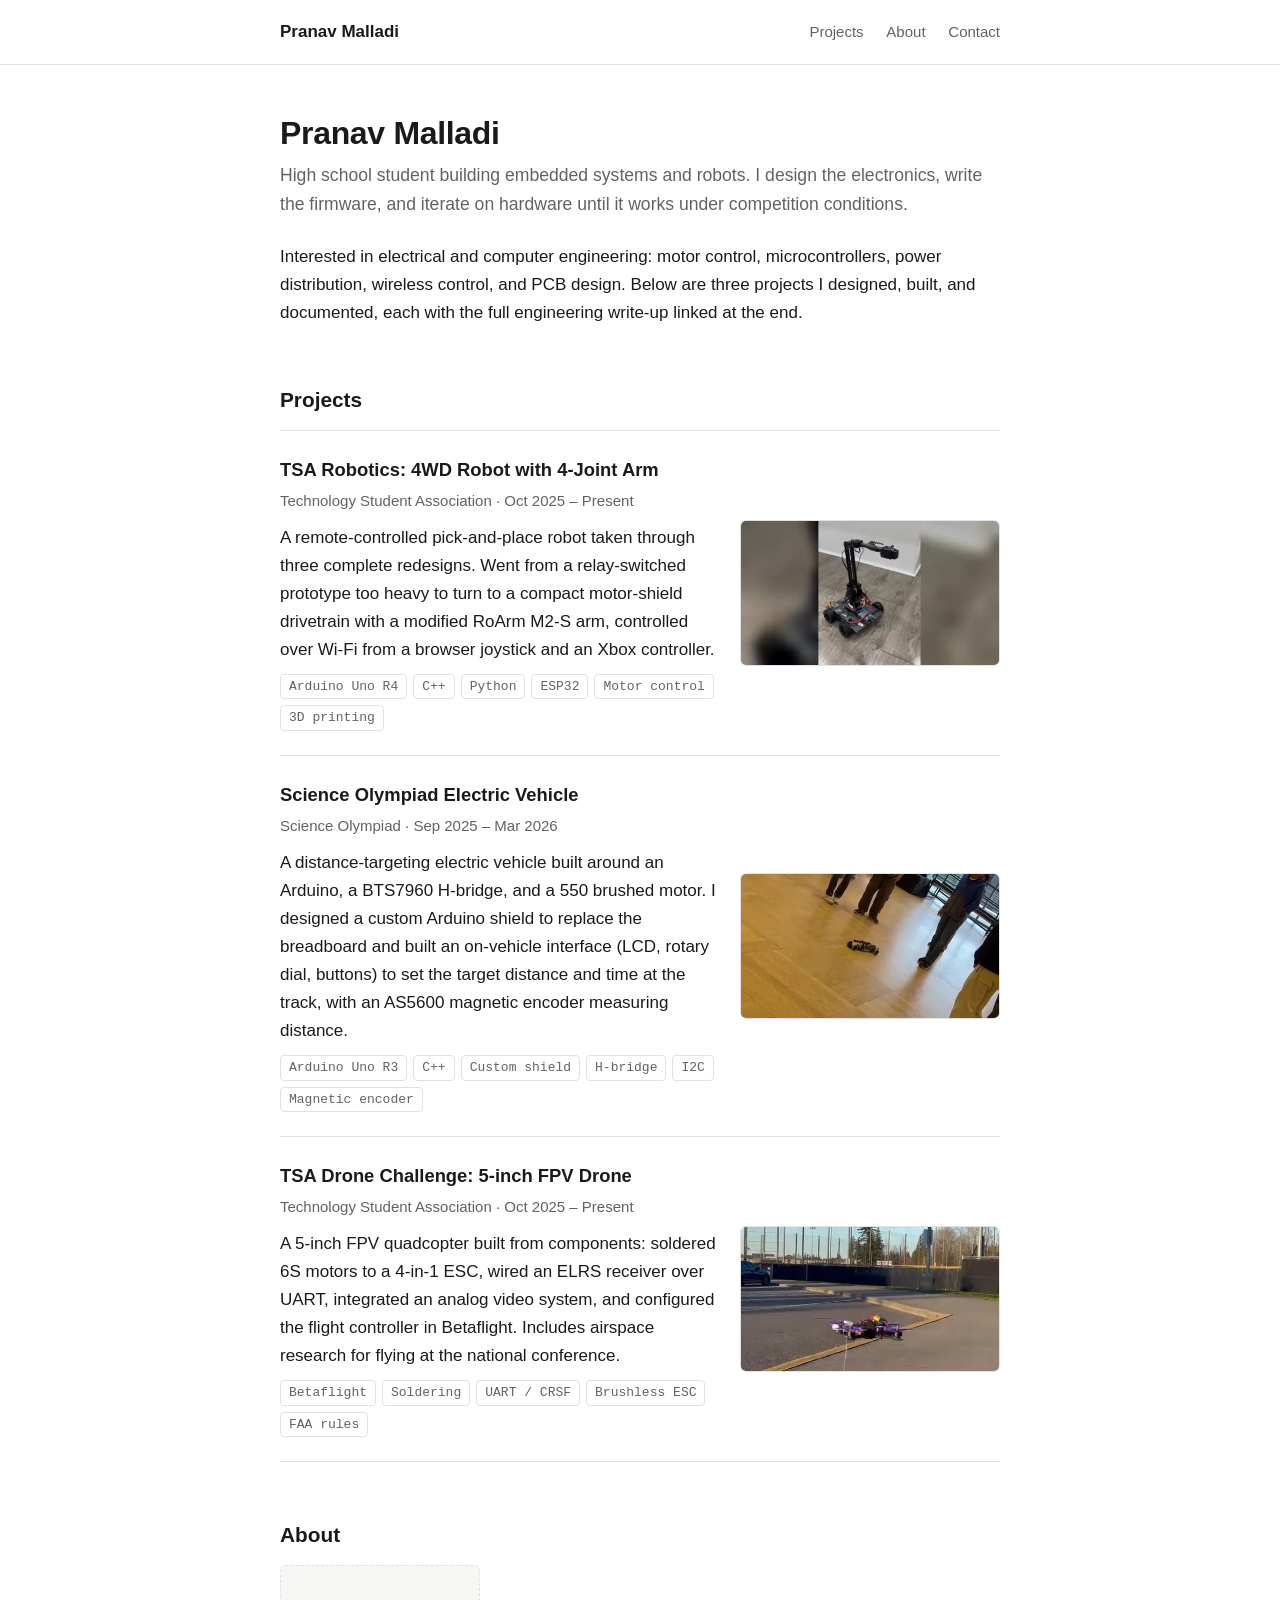
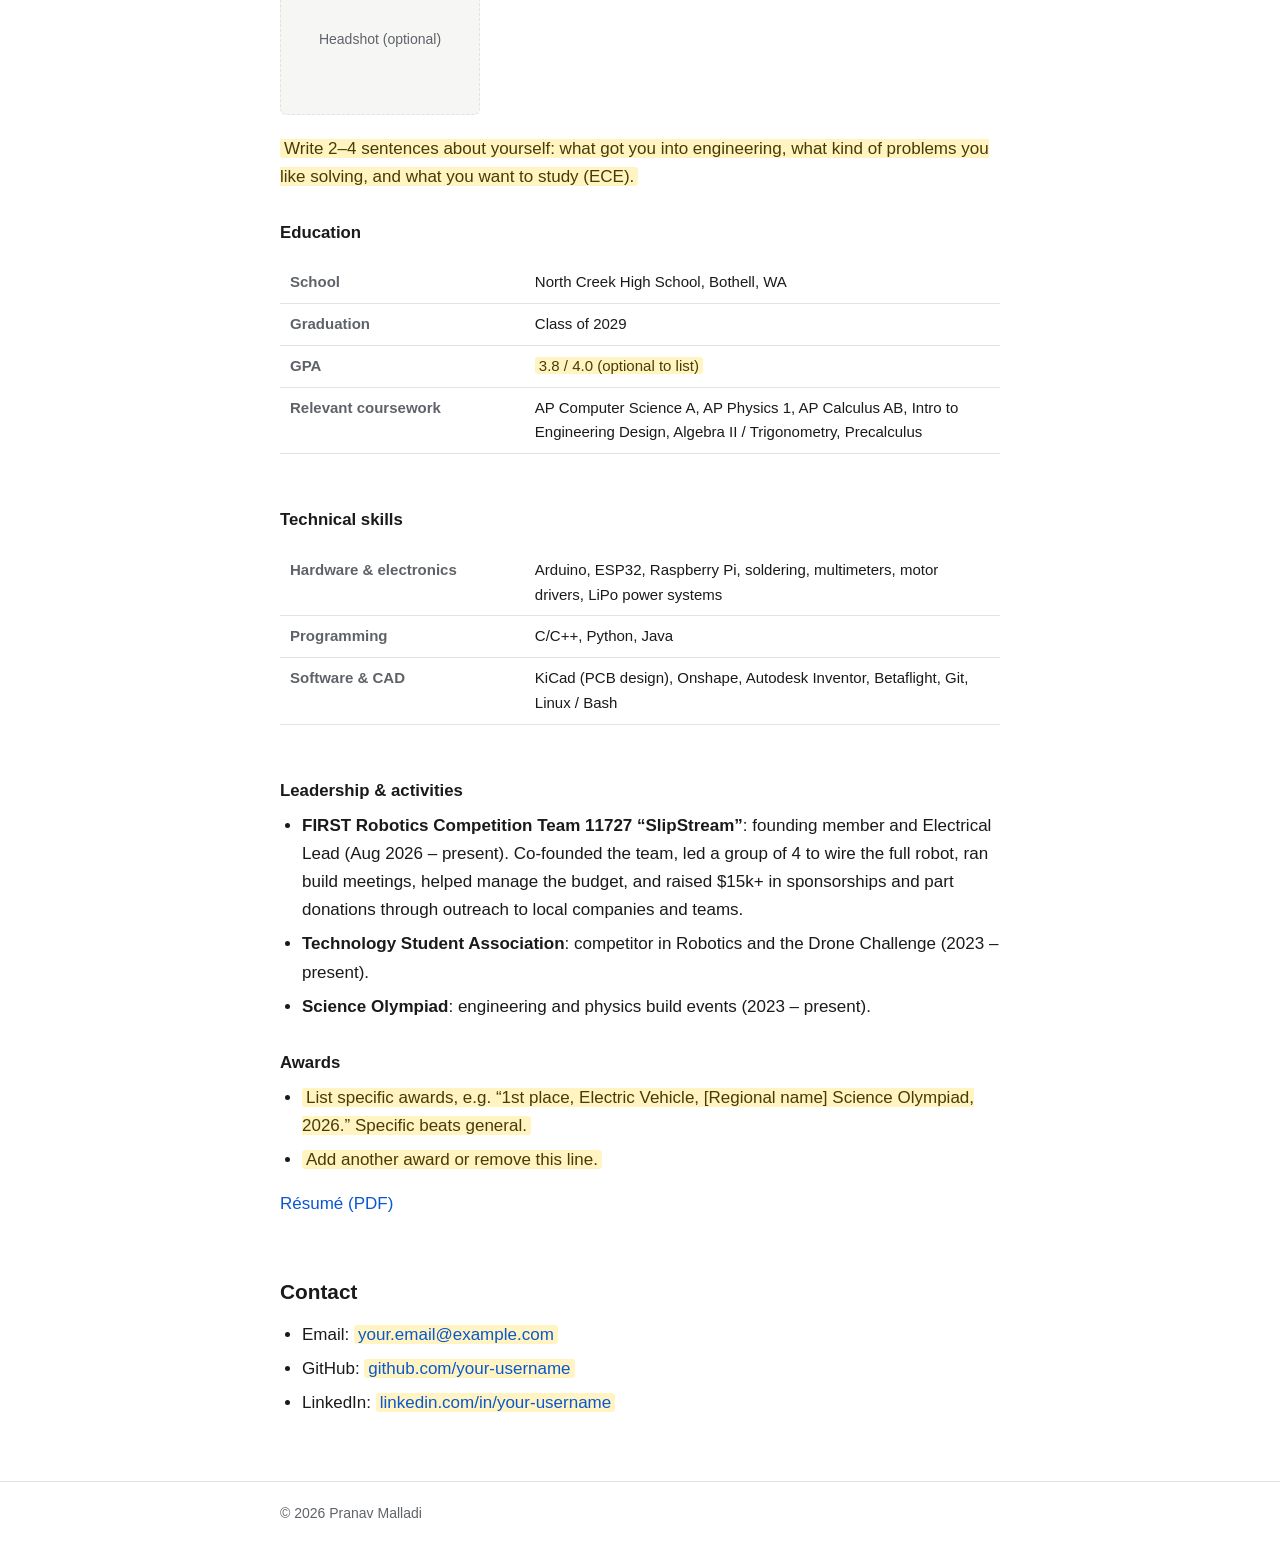
<file: index.html>
<!DOCTYPE html>
<html lang="en">
<head>
  <meta charset="UTF-8">
  <meta name="viewport" content="width=device-width, initial-scale=1">
  <title>Pranav Malladi — Electrical &amp; Computer Engineering Portfolio</title>
  <meta name="description" content="Engineering portfolio of Pranav Malladi: embedded systems, robotics, and electronics projects.">
  <link rel="stylesheet" href="style.css?v=4">
</head>
<body>

<header class="site-header">
  <div class="inner">
    <a class="site-name" href="index.html">Pranav Malladi</a>
    <nav class="site-nav">
      <a href="#projects">Projects</a>
      <a href="#about">About</a>
      <a href="#contact">Contact</a>
    </nav>
  </div>
</header>

<main>

  <!-- ===================== INTRO ===================== -->
  <h1>Pranav Malladi</h1>
  <p class="lede">
    High school student building embedded systems and robots. I design the electronics,
    write the firmware, and iterate on hardware until it works under competition conditions.
  </p>
  <p>
    Interested in electrical and computer engineering: motor control, microcontrollers,
    power distribution, wireless control, and PCB design. Below are three projects I designed,
    built, and documented, each with the full engineering write-up linked at the end.
  </p>

  <!-- ===================== PROJECTS ===================== -->
  <section id="projects">
    <h2>Projects</h2>

    <article class="project">
      <div class="project-text">
        <h3><a href="tsa-robot.html">TSA Robotics: 4WD Robot with 4-Joint Arm</a></h3>
        <div class="meta">Technology Student Association · Oct 2025 – Present</div>
        <p>
          A remote-controlled pick-and-place robot taken through three complete redesigns. Went from a
          relay-switched prototype too heavy to turn to a compact motor-shield drivetrain with a
          modified RoArm M2-S arm, controlled over Wi-Fi from a browser joystick and an Xbox controller.
        </p>
        <ul class="tags">
          <li>Arduino Uno R4</li><li>C++</li><li>Python</li><li>ESP32</li><li>Motor control</li><li>3D printing</li>
        </ul>
      </div>
      <a class="project-preview" href="tsa-robot.html" aria-label="Open the TSA robot project">
        <video src="assets/tsa-preview.mp4" poster="assets/tsa-preview-poster.jpg" autoplay muted loop playsinline preload="metadata" aria-hidden="true"></video>
      </a>
    </article>

    <article class="project">
      <div class="project-text">
        <h3><a href="electric-vehicle.html">Science Olympiad Electric Vehicle</a></h3>
        <div class="meta">Science Olympiad · Sep 2025 – Mar 2026</div>
        <p>
          A distance-targeting electric vehicle built around an Arduino, a BTS7960 H-bridge, and a 550
          brushed motor. I designed a custom Arduino shield to replace the breadboard and built an
          on-vehicle interface (LCD, rotary dial, buttons) to set the target distance and time at the track,
          with an AS5600 magnetic encoder measuring distance.
        </p>
        <ul class="tags">
          <li>Arduino Uno R3</li><li>C++</li><li>Custom shield</li><li>H-bridge</li><li>I2C</li><li>Magnetic encoder</li>
        </ul>
      </div>
      <a class="project-preview" href="electric-vehicle.html" aria-label="Open the Electric vehicle project">
        <video src="assets/ev-preview.mp4" poster="assets/ev-preview-poster.jpg" autoplay muted loop playsinline preload="metadata" aria-hidden="true"></video>
      </a>
    </article>

    <article class="project">
      <div class="project-text">
        <h3><a href="fpv-drone.html">TSA Drone Challenge: 5-inch FPV Drone</a></h3>
        <div class="meta">Technology Student Association · Oct 2025 – Present</div>
        <p>
          A 5-inch FPV quadcopter built from components: soldered 6S motors to a 4-in-1 ESC, wired an
          ELRS receiver over UART, integrated an analog video system, and configured the flight
          controller in Betaflight. Includes airspace research for flying at the national conference.
        </p>
        <ul class="tags">
          <li>Betaflight</li><li>Soldering</li><li>UART / CRSF</li><li>Brushless ESC</li><li>FAA rules</li>
        </ul>
      </div>
      <a class="project-preview" href="fpv-drone.html" aria-label="Open the FPV drone project">
        <video src="assets/drone-preview.mp4" poster="assets/drone-preview-poster.jpg" autoplay muted loop playsinline preload="metadata" aria-hidden="true"></video>
      </a>
    </article>
  </section>

  <!-- =====================================================
       ABOUT / PERSONAL DETAILS
       Everything in this section is yours to edit.
       Yellow-highlighted text (class="todo") marks things to fill in.
       Delete the class="todo" spans once you've replaced them.
       ===================================================== -->
  <section id="about">
    <h2>About</h2>

    <!-- Optional headshot: replace the placeholder div with
         <img src="assets/headshot.jpg" alt="Pranav Malladi" style="max-width:200px;border-radius:6px;"> -->
    <div class="placeholder square" style="max-width:200px;">Headshot (optional)</div>

    <p style="margin-top:20px;">
      <span class="todo">Write 2–4 sentences about yourself: what got you into engineering, what
      kind of problems you like solving, and what you want to study (ECE).</span>
    </p>

    <h3>Education</h3>
    <div class="table-wrap">
      <table>
        <tr><th>School</th><td>North Creek High School, Bothell, WA</td></tr>
        <tr><th>Graduation</th><td>Class of 2029</td></tr>
        <tr><th>GPA</th><td><span class="todo">3.8 / 4.0 (optional to list)</span></td></tr>
        <tr><th>Relevant coursework</th><td>AP Computer Science A, AP Physics 1, AP Calculus AB, Intro to Engineering Design, Algebra II / Trigonometry, Precalculus</td></tr>
      </table>
    </div>

    <h3>Technical skills</h3>
    <div class="table-wrap">
      <table>
        <tr><th>Hardware &amp; electronics</th><td>Arduino, ESP32, Raspberry Pi, soldering, multimeters, motor drivers, LiPo power systems</td></tr>
        <tr><th>Programming</th><td>C/C++, Python, Java</td></tr>
        <tr><th>Software &amp; CAD</th><td>KiCad (PCB design), Onshape, Autodesk Inventor, Betaflight, Git, Linux / Bash</td></tr>
      </table>
    </div>

    <h3>Leadership &amp; activities</h3>
    <ul>
      <li>
        <strong>FIRST Robotics Competition Team 11727 “SlipStream”</strong>: founding member and
        Electrical Lead (Aug 2026 – present). Co-founded the team, led a group of 4 to wire the full
        robot, ran build meetings, helped manage the budget, and raised $15k+ in sponsorships and
        part donations through outreach to local companies and teams.
      </li>
      <li>
        <strong>Technology Student Association</strong>: competitor in Robotics and the Drone
        Challenge (2023 – present).
      </li>
      <li>
        <strong>Science Olympiad</strong>: engineering and physics build events (2023 – present).
      </li>
    </ul>

    <h3>Awards</h3>
    <ul>
      <li><span class="todo">List specific awards, e.g. “1st place, Electric Vehicle, [Regional name] Science Olympiad, 2026.” Specific beats general.</span></li>
      <li><span class="todo">Add another award or remove this line.</span></li>
    </ul>

    <p>
      <!-- Upload a PDF of your resume to assets/docs/resume.pdf (remove your phone number first). -->
      <a href="assets/docs/resume.pdf">Résumé (PDF)</a>
    </p>
  </section>

  <!-- ===================== CONTACT ===================== -->
  <section id="contact">
    <h2>Contact</h2>
    <ul>
      <li>Email: <span class="todo"><a href="mailto:your.email@example.com">your.email@example.com</a></span></li>
      <li>GitHub: <span class="todo"><a href="https://github.com/your-username">github.com/your-username</a></span></li>
      <li>LinkedIn: <span class="todo"><a href="https://www.linkedin.com/in/your-username">linkedin.com/in/your-username</a></span></li>
    </ul>
  </section>

</main>

<script>
  // Respect "reduce motion": don't autoplay the preview clips
  if (window.matchMedia && matchMedia('(prefers-reduced-motion: reduce)').matches) {
    document.querySelectorAll('.project-preview video').forEach(function (v) {
      v.removeAttribute('autoplay'); v.pause();
    });
  }
</script>

<footer class="site-footer">
  <div class="inner">© 2026 Pranav Malladi</div>
</footer>

</body>
</html>
</file>
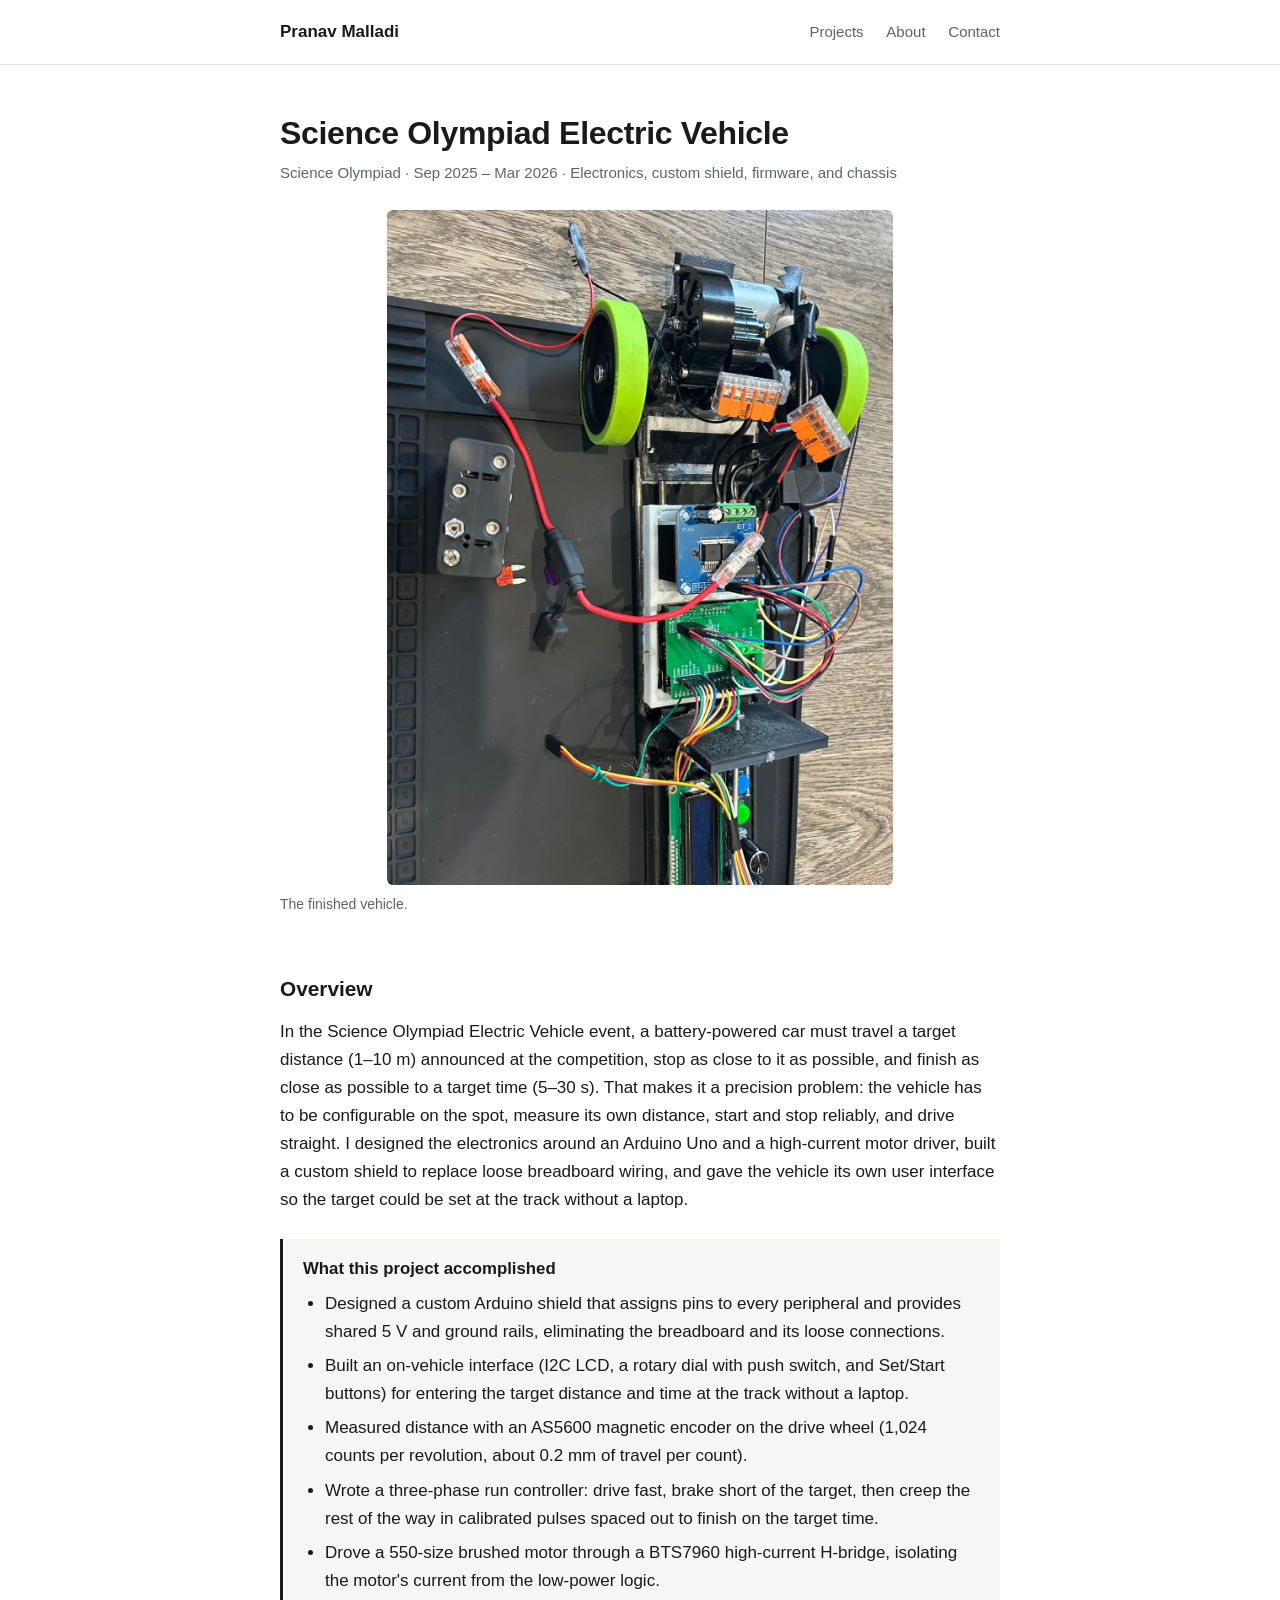
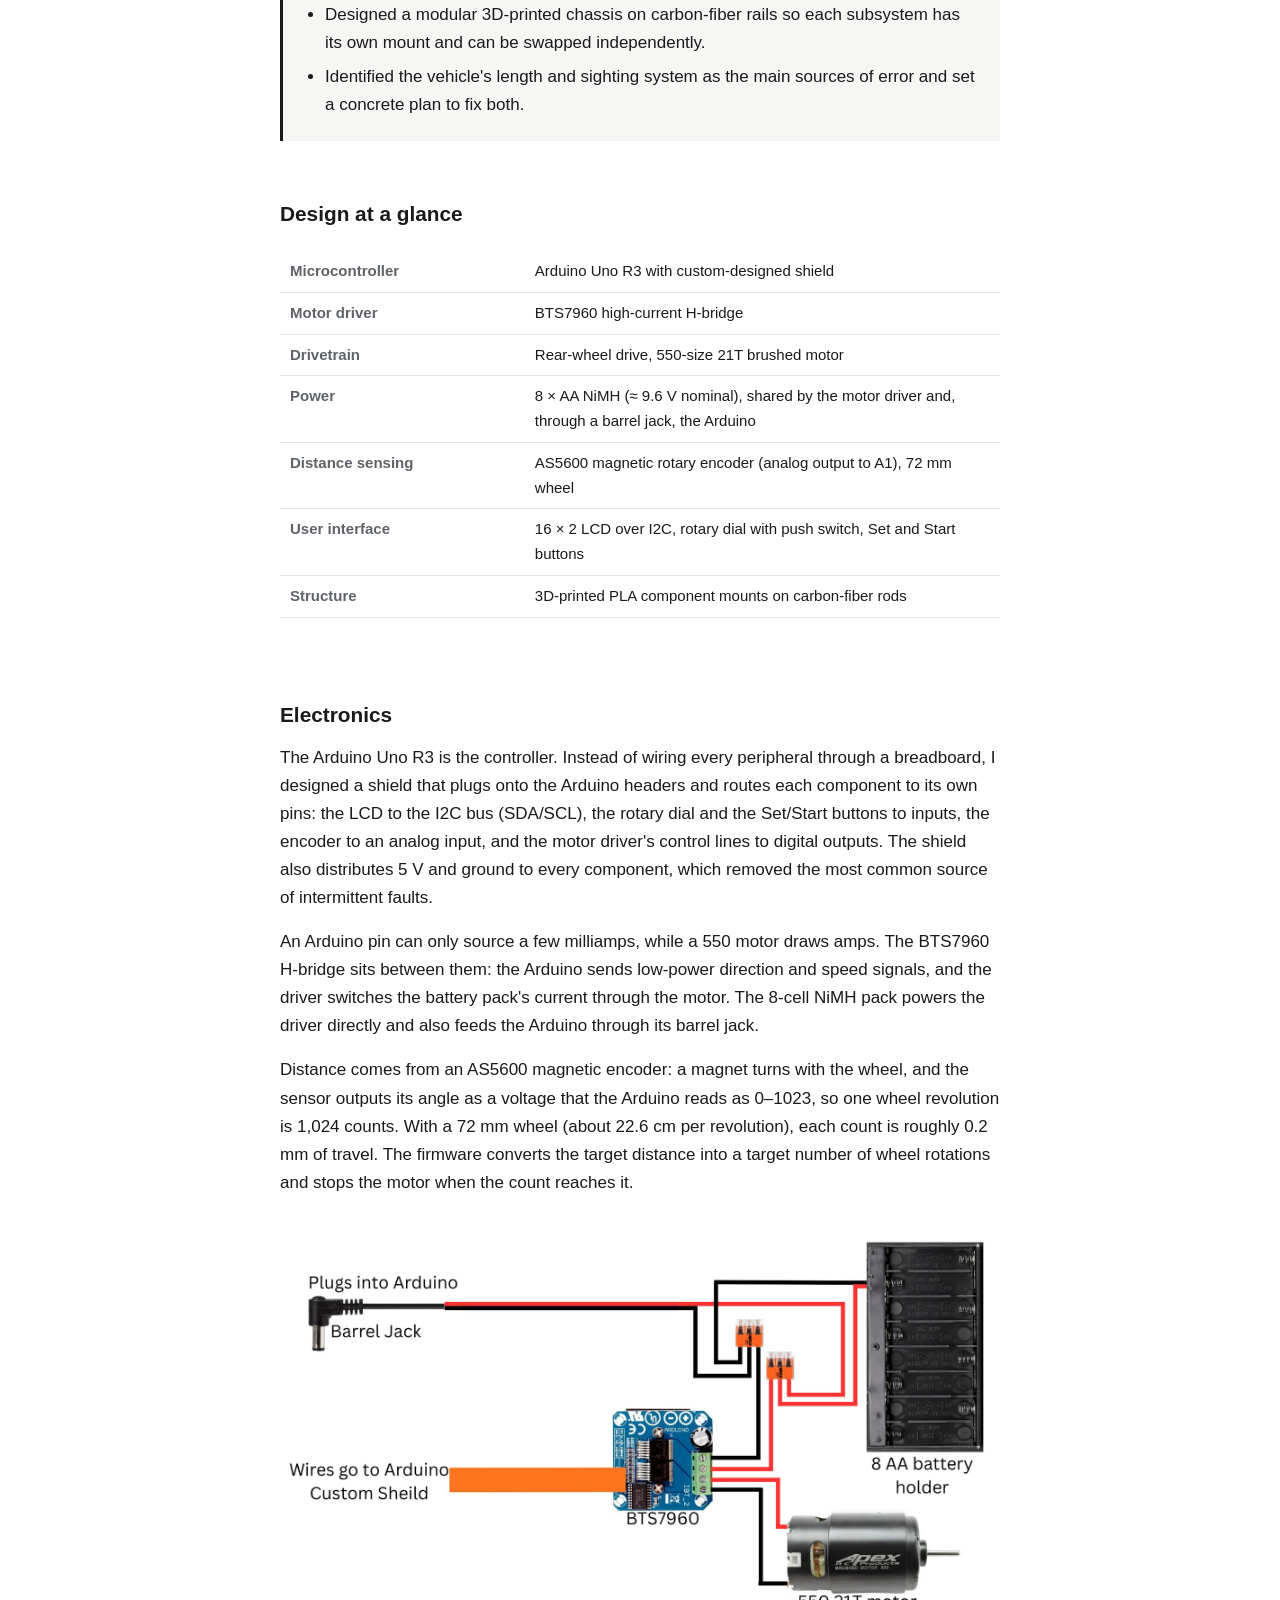
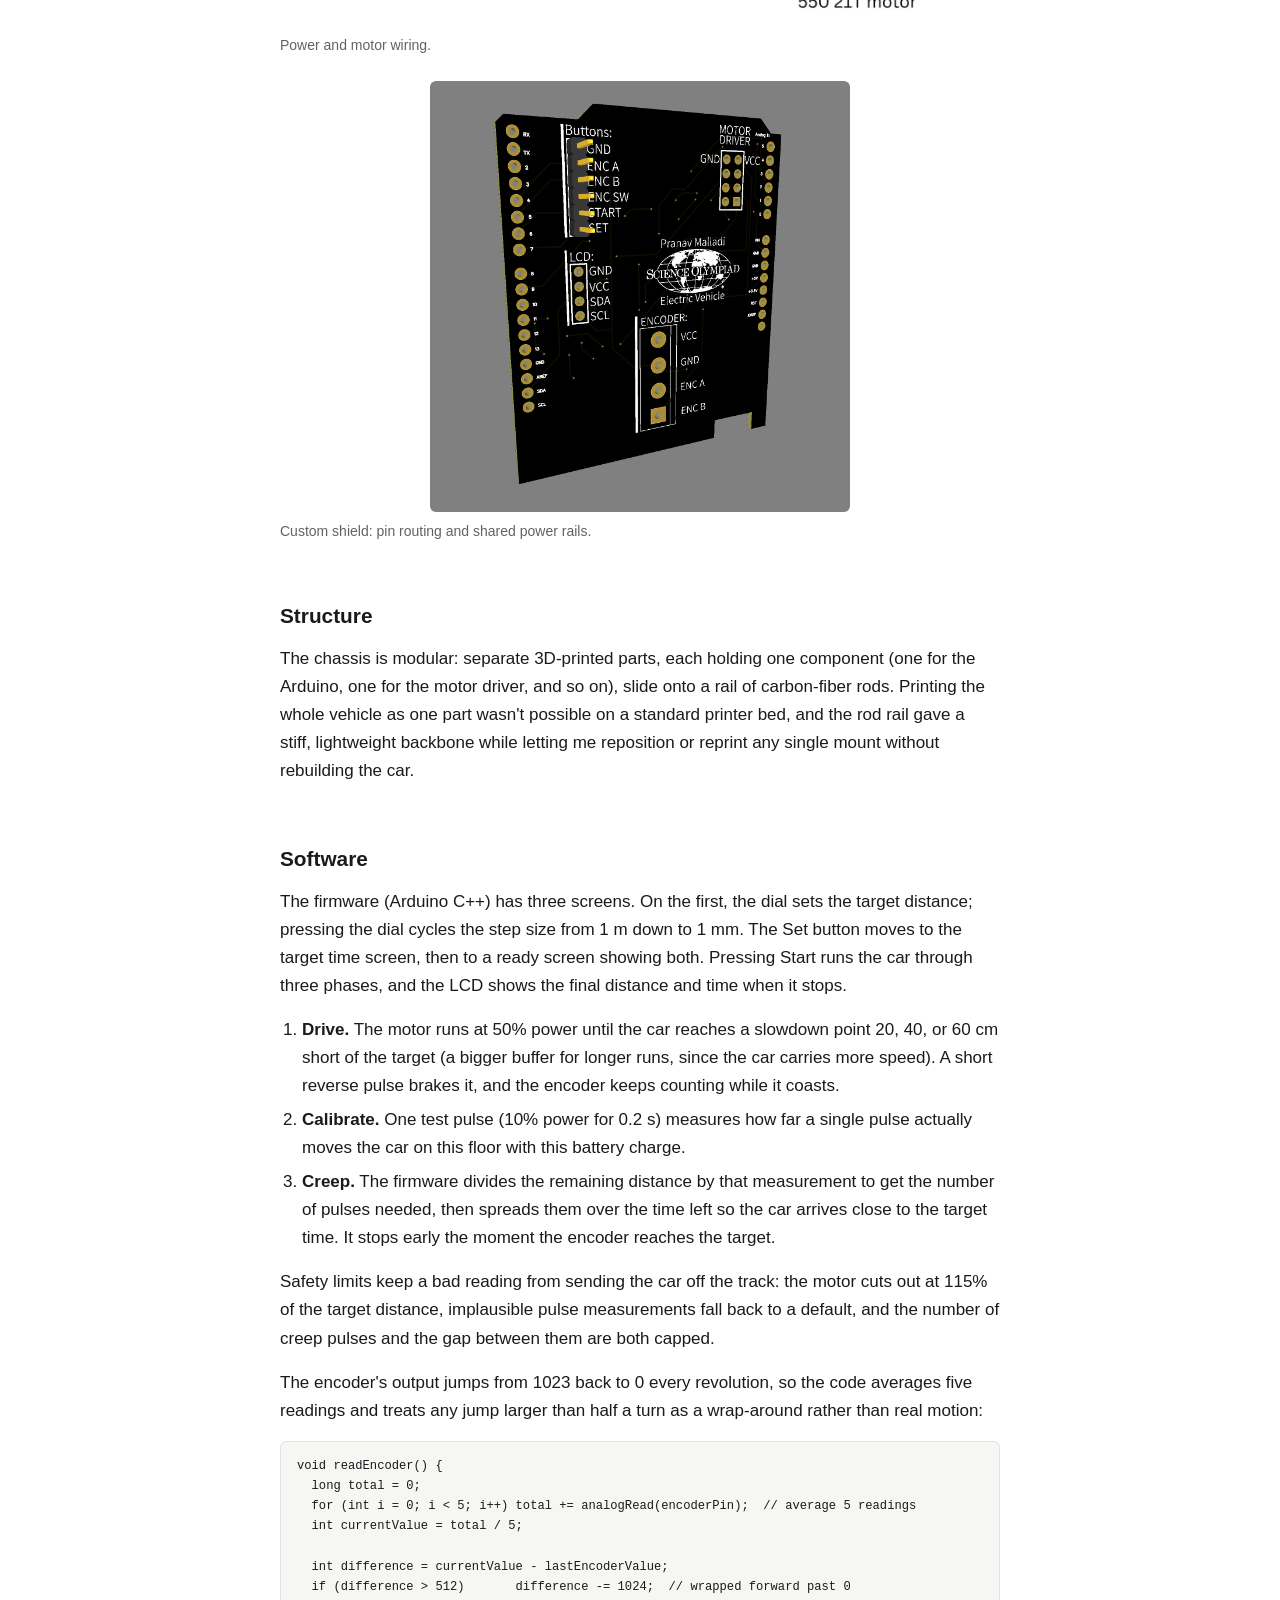
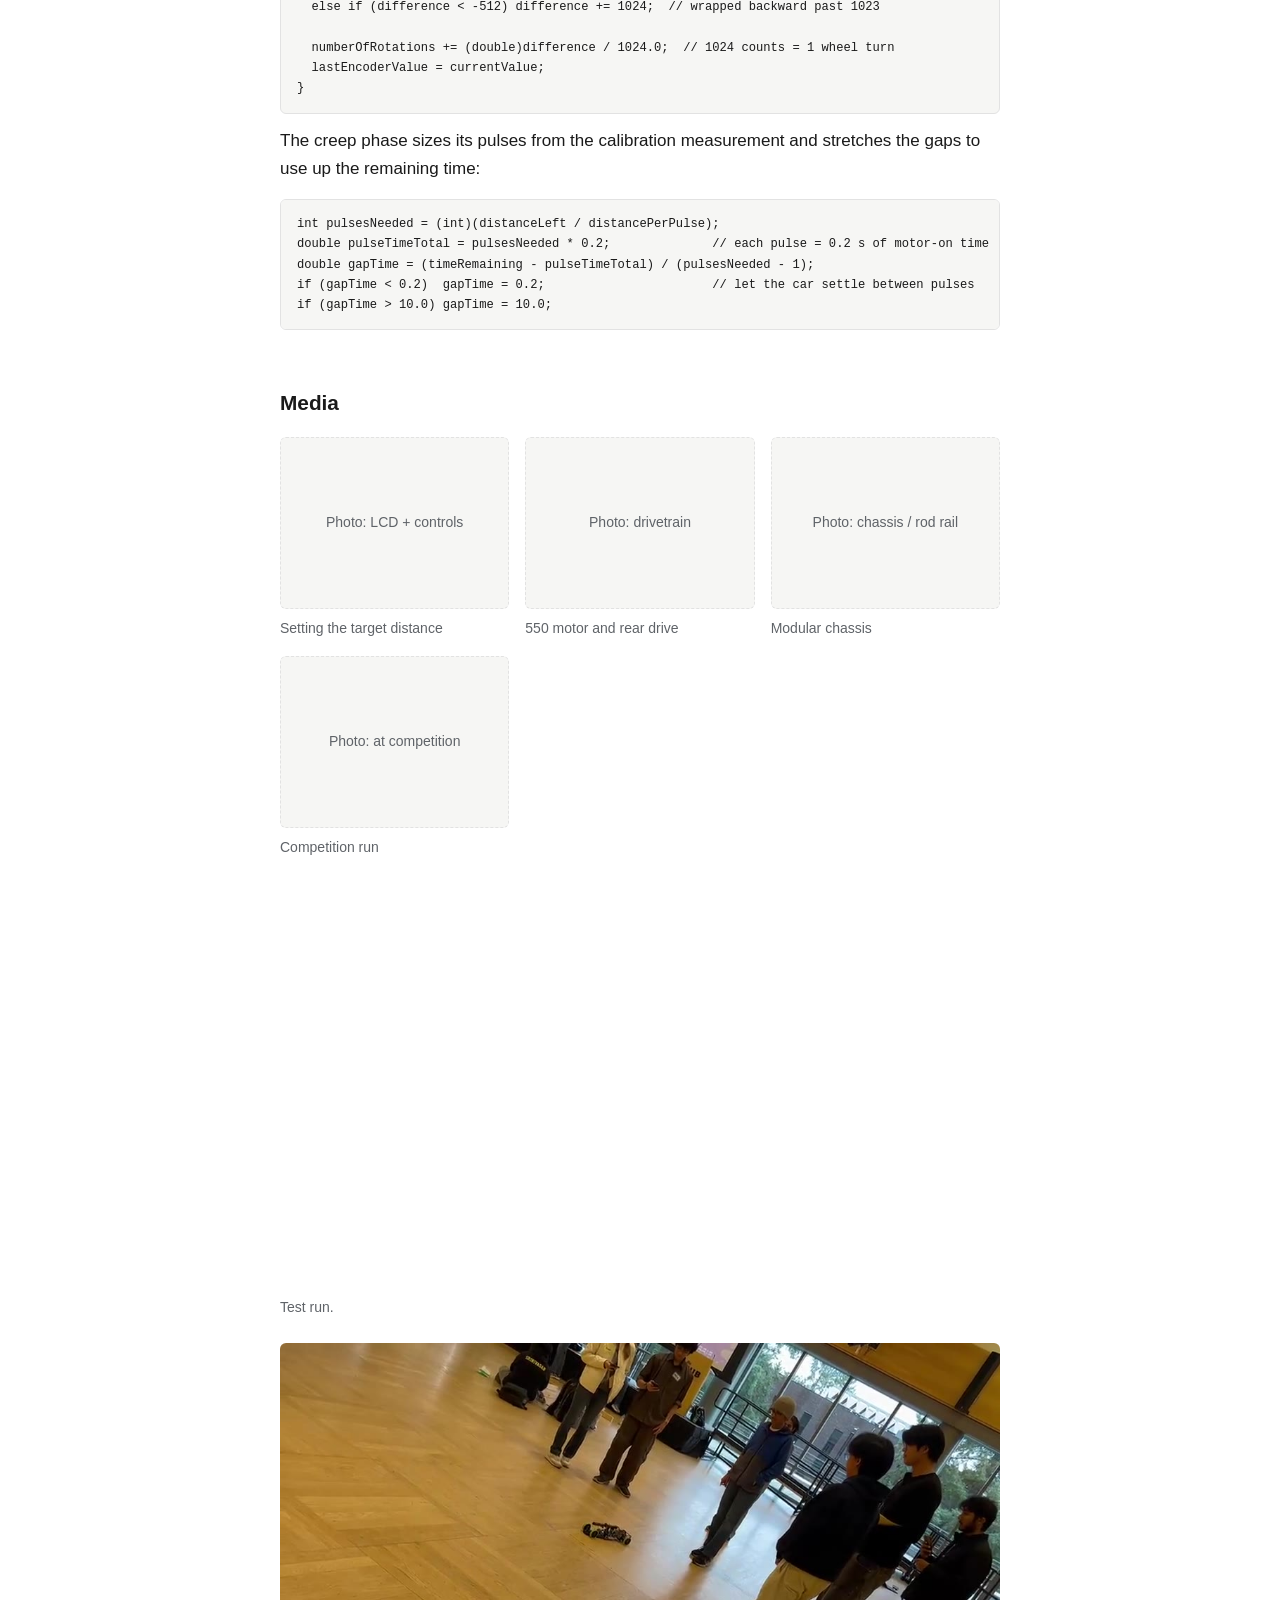
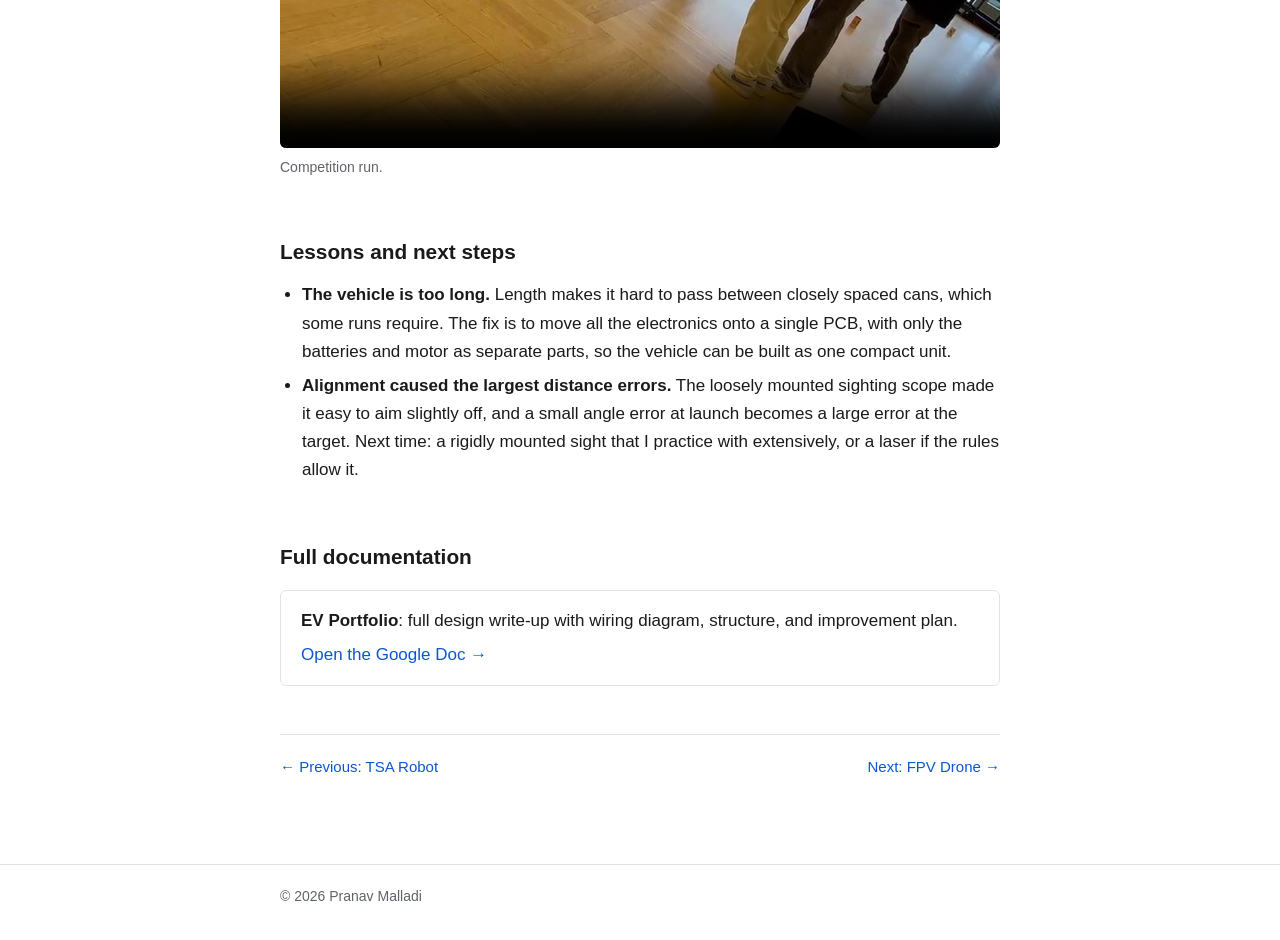
<file: electric-vehicle.html>
<!DOCTYPE html>
<html lang="en">
<head>
  <meta charset="UTF-8">
  <meta name="viewport" content="width=device-width, initial-scale=1">
  <title>Science Olympiad Electric Vehicle — Pranav Malladi</title>
  <meta name="description" content="A distance-targeting electric vehicle with a custom Arduino shield and BTS7960 motor driver.">
  <link rel="stylesheet" href="style.css?v=4">
</head>
<body>

<header class="site-header">
  <div class="inner">
    <a class="site-name" href="index.html">Pranav Malladi</a>
    <nav class="site-nav">
      <a href="index.html#projects">Projects</a>
      <a href="index.html#about">About</a>
      <a href="index.html#contact">Contact</a>
    </nav>
  </div>
</header>

<main>

  <h1>Science Olympiad Electric Vehicle</h1>
  <div class="meta">Science Olympiad · Sep 2025 – Mar 2026 · Electronics, custom shield, firmware, and chassis</div>

  <figure>
    <img src="assets/ev-final.jpg" alt="The electric vehicle: Arduino with custom shield, BTS7960 driver, and 550 motor on a carbon-fiber rod chassis">
    <figcaption>The finished vehicle.</figcaption>
  </figure>

  <h2>Overview</h2>
  <p>
    In the Science Olympiad Electric Vehicle event, a battery-powered car must travel a target
    distance (1–10 m) announced at the competition, stop as close to it as possible, and finish
    as close as possible to a target time (5–30 s). That makes it a precision problem: the vehicle
    has to be configurable on the spot, measure its own distance, start and stop reliably, and
    drive straight. I designed the electronics around an Arduino Uno and a high-current motor
    driver, built a custom shield to replace loose breadboard wiring, and gave the vehicle its own
    user interface so the target could be set at the track without a laptop.
  </p>

  <div class="results">
    <h3>What this project accomplished</h3>
    <ul>
      <li>Designed a custom Arduino shield that assigns pins to every peripheral and provides shared 5 V and ground rails, eliminating the breadboard and its loose connections.</li>
      <li>Built an on-vehicle interface (I2C LCD, a rotary dial with push switch, and Set/Start buttons) for entering the target distance and time at the track without a laptop.</li>
      <li>Measured distance with an AS5600 magnetic encoder on the drive wheel (1,024 counts per revolution, about 0.2 mm of travel per count).</li>
      <li>Wrote a three-phase run controller: drive fast, brake short of the target, then creep the rest of the way in calibrated pulses spaced out to finish on the target time.</li>
      <li>Drove a 550-size brushed motor through a BTS7960 high-current H-bridge, isolating the motor's current from the low-power logic.</li>
      <li>Designed a modular 3D-printed chassis on carbon-fiber rails so each subsystem has its own mount and can be swapped independently.</li>
      <li>Identified the vehicle's length and sighting system as the main sources of error and set a concrete plan to fix both.</li>
    </ul>
  </div>

  <h2>Design at a glance</h2>
  <div class="table-wrap">
    <table>
      <tr><th>Microcontroller</th><td>Arduino Uno R3 with custom-designed shield</td></tr>
      <tr><th>Motor driver</th><td>BTS7960 high-current H-bridge</td></tr>
      <tr><th>Drivetrain</th><td>Rear-wheel drive, 550-size 21T brushed motor</td></tr>
      <tr><th>Power</th><td>8 × AA NiMH (≈ 9.6 V nominal), shared by the motor driver and, through a barrel jack, the Arduino</td></tr>
      <tr><th>Distance sensing</th><td>AS5600 magnetic rotary encoder (analog output to A1), 72 mm wheel</td></tr>
      <tr><th>User interface</th><td>16 × 2 LCD over I2C, rotary dial with push switch, Set and Start buttons</td></tr>
      <tr><th>Structure</th><td>3D-printed PLA component mounts on carbon-fiber rods</td></tr>
    </table>
  </div>

  <h2>Electronics</h2>
  <p>
    The Arduino Uno R3 is the controller. Instead of wiring every peripheral through a breadboard,
    I designed a shield that plugs onto the Arduino headers and routes each component to its own
    pins: the LCD to the I2C bus (SDA/SCL), the rotary dial and the Set/Start buttons to inputs,
    the encoder to an analog input, and the motor driver's control lines to digital outputs. The shield also
    distributes 5 V and ground to every component, which removed the most common source of
    intermittent faults.
  </p>
  <p>
    An Arduino pin can only source a few milliamps, while a 550 motor draws amps. The BTS7960
    H-bridge sits between them: the Arduino sends low-power direction and speed signals, and the
    driver switches the battery pack's current through the motor. The 8-cell NiMH pack powers the
    driver directly and also feeds the Arduino through its barrel jack.
  </p>
  <p>
    Distance comes from an AS5600 magnetic encoder: a magnet turns with the wheel, and the sensor
    outputs its angle as a voltage that the Arduino reads as 0–1023, so one wheel revolution is
    1,024 counts. With a 72 mm wheel (about 22.6 cm per revolution), each count is roughly 0.2 mm of
    travel. The firmware converts the target distance into a target number of wheel rotations and
    stops the motor when the count reaches it.
  </p>

  <figure>
    <img src="assets/ev-wiring-diagram.jpg" alt="Wiring diagram: 8 AA battery holder feeding the BTS7960 driver and the Arduino barrel jack; BTS7960 driving the 550 21T motor">
    <figcaption>Power and motor wiring.</figcaption>
  </figure>

  <figure>
    <img src="assets/ev-custom-shield.png" alt="KiCad render of the custom Arduino shield with headers for buttons, LCD, motor driver, and encoder" style="max-width:420px;margin:0 auto;">
    <figcaption>Custom shield: pin routing and shared power rails.</figcaption>
  </figure>

  <h2>Structure</h2>
  <p>
    The chassis is modular: separate 3D-printed parts, each holding one component (one for the
    Arduino, one for the motor driver, and so on), slide onto a rail of carbon-fiber rods. Printing
    the whole vehicle as one part wasn't possible on a standard printer bed, and the rod rail gave a
    stiff, lightweight backbone while letting me reposition or reprint any single mount without
    rebuilding the car.
  </p>

  <h2>Software</h2>
  <p>
    The firmware (Arduino C++) has three screens. On the first, the dial sets the target distance;
    pressing the dial cycles the step size from 1 m down to 1 mm. The Set button moves to the target
    time screen, then to a ready screen showing both. Pressing Start runs the car through three
    phases, and the LCD shows the final distance and time when it stops.
  </p>
  <ol>
    <li><strong>Drive.</strong> The motor runs at 50% power until the car reaches a slowdown point
      20, 40, or 60 cm short of the target (a bigger buffer for longer runs, since the car carries
      more speed). A short reverse pulse brakes it, and the encoder keeps counting while it coasts.</li>
    <li><strong>Calibrate.</strong> One test pulse (10% power for 0.2 s) measures how far a single
      pulse actually moves the car on this floor with this battery charge.</li>
    <li><strong>Creep.</strong> The firmware divides the remaining distance by that measurement to
      get the number of pulses needed, then spreads them over the time left so the car arrives close
      to the target time. It stops early the moment the encoder reaches the target.</li>
  </ol>
  <p>
    Safety limits keep a bad reading from sending the car off the track: the motor cuts out at 115%
    of the target distance, implausible pulse measurements fall back to a default, and the number
    of creep pulses and the gap between them are both capped.
  </p>
  <p>
    The encoder's output jumps from 1023 back to 0 every revolution, so the code averages five
    readings and treats any jump larger than half a turn as a wrap-around rather than real motion:
  </p>
<pre><code>void readEncoder() {
  long total = 0;
  for (int i = 0; i &lt; 5; i++) total += analogRead(encoderPin);  // average 5 readings
  int currentValue = total / 5;

  int difference = currentValue - lastEncoderValue;
  if (difference &gt; 512)       difference -= 1024;  // wrapped forward past 0
  else if (difference &lt; -512) difference += 1024;  // wrapped backward past 1023

  numberOfRotations += (double)difference / 1024.0;  // 1024 counts = 1 wheel turn
  lastEncoderValue = currentValue;
}</code></pre>
  <p>
    The creep phase sizes its pulses from the calibration measurement and stretches the gaps to use
    up the remaining time:
  </p>
<pre><code>int pulsesNeeded = (int)(distanceLeft / distancePerPulse);
double pulseTimeTotal = pulsesNeeded * 0.2;              // each pulse = 0.2 s of motor-on time
double gapTime = (timeRemaining - pulseTimeTotal) / (pulsesNeeded - 1);
if (gapTime &lt; 0.2)  gapTime = 0.2;                       // let the car settle between pulses
if (gapTime &gt; 10.0) gapTime = 10.0;</code></pre>

  <h2>Media</h2>
  <!-- Replace each placeholder div with an <img> tag, e.g.
       <img src="assets/ev-lcd.jpg" alt="LCD showing target distance"> -->
  <div class="gallery">
    <figure><div class="placeholder square">Photo: LCD + controls</div><figcaption>Setting the target distance</figcaption></figure>
    <figure><div class="placeholder square">Photo: drivetrain</div><figcaption>550 motor and rear drive</figcaption></figure>
    <figure><div class="placeholder square">Photo: chassis / rod rail</div><figcaption>Modular chassis</figcaption></figure>
    <figure><div class="placeholder square">Photo: at competition</div><figcaption>Competition run</figcaption></figure>
  </div>

  <!-- Video is hosted on Google Drive (file is too large for a GitHub web upload). -->
  <figure>
    <div class="video-embed"><iframe src="https://drive.google.com/file/d/12J76u14R3d3CRS4PexFHd349GtB0LBV0/preview" title="Electric vehicle video" allow="autoplay; fullscreen" allowfullscreen loading="lazy"></iframe></div>
    <figcaption>Test run.</figcaption>
  </figure>

  <figure>
    <video src="assets/ev-run.mp4" poster="assets/ev-run-poster.jpg" controls playsinline preload="metadata"></video>
    <figcaption>Competition run.</figcaption>
  </figure>

  <h2>Lessons and next steps</h2>
  <ul>
    <li><strong>The vehicle is too long.</strong> Length makes it hard to pass between closely spaced
      cans, which some runs require. The fix is to move all the electronics onto a single PCB, with
      only the batteries and motor as separate parts, so the vehicle can be built as one compact unit.</li>
    <li><strong>Alignment caused the largest distance errors.</strong> The loosely mounted sighting
      scope made it easy to aim slightly off, and a small angle error at launch becomes a large error
      at the target. Next time: a rigidly mounted sight that I practice with extensively, or a laser
      if the rules allow it.</li>
  </ul>

  <h2>Full documentation</h2>
  <div class="doc-link">
    <p><strong>EV Portfolio</strong>: full design write-up with wiring diagram, structure, and improvement plan.</p>
    <a href="https://docs.google.com/document/d/1HGSe8SgT4Edh1rPyVpZAmQjP7L8qxF_pMubZr-tzyq8/edit?usp=sharing" target="_blank" rel="noopener">Open the Google Doc →</a>
  </div>

  <nav class="page-nav">
    <a href="tsa-robot.html">← Previous: TSA Robot</a>
    <a href="fpv-drone.html">Next: FPV Drone →</a>
  </nav>

</main>

<footer class="site-footer">
  <div class="inner">© 2026 Pranav Malladi</div>
</footer>

</body>
</html>
</file>
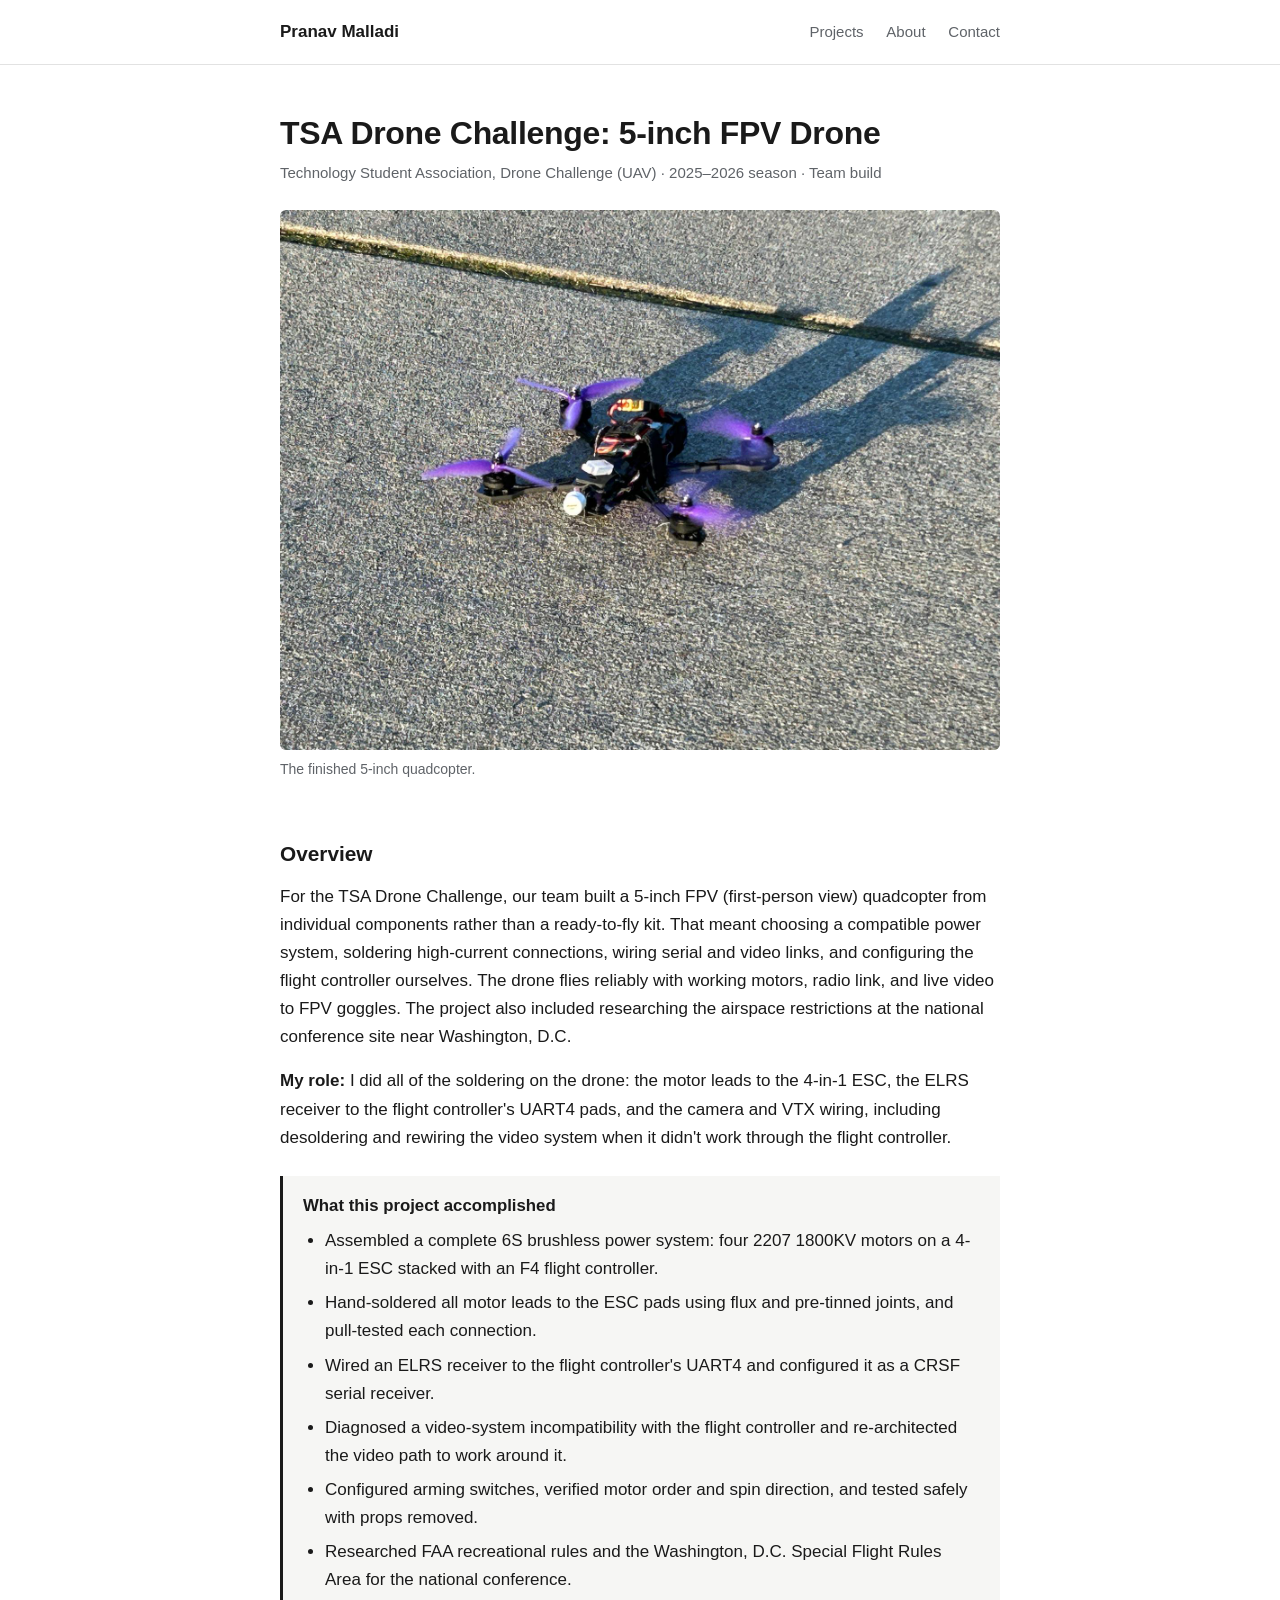
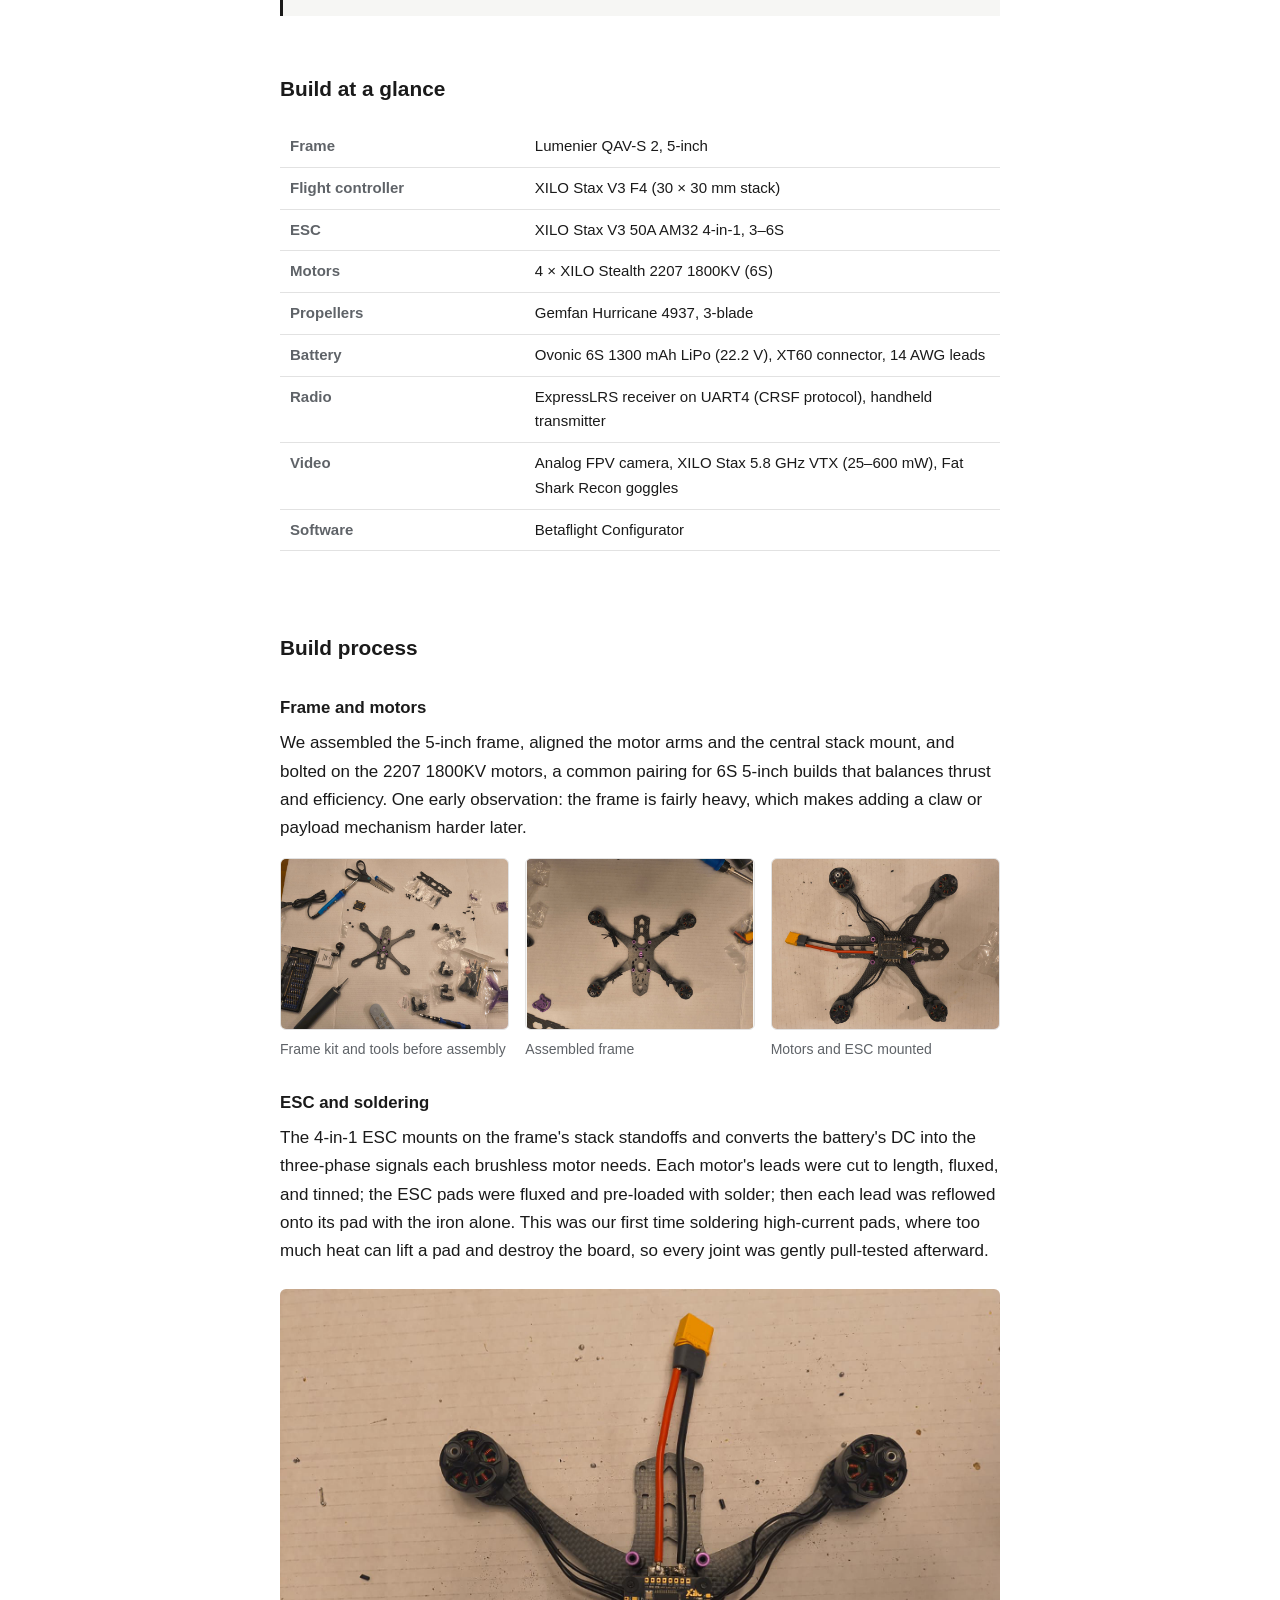
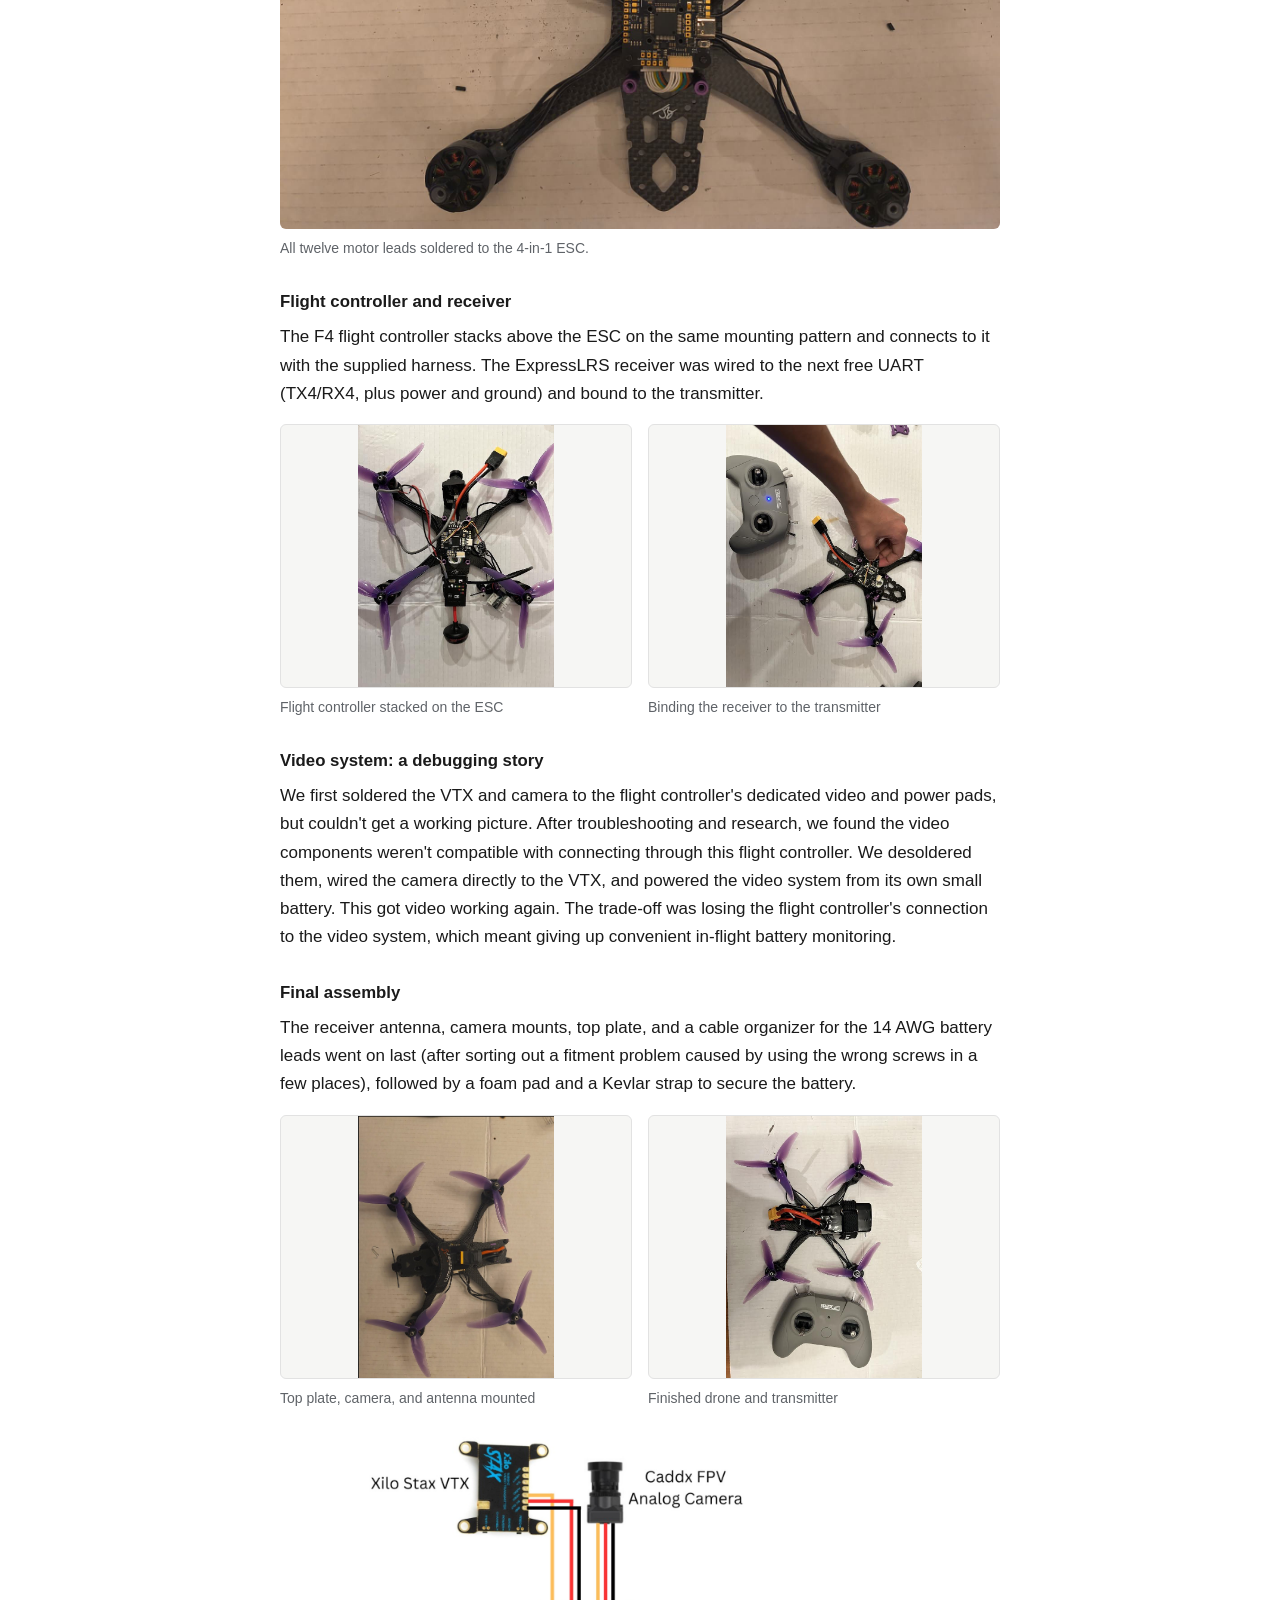
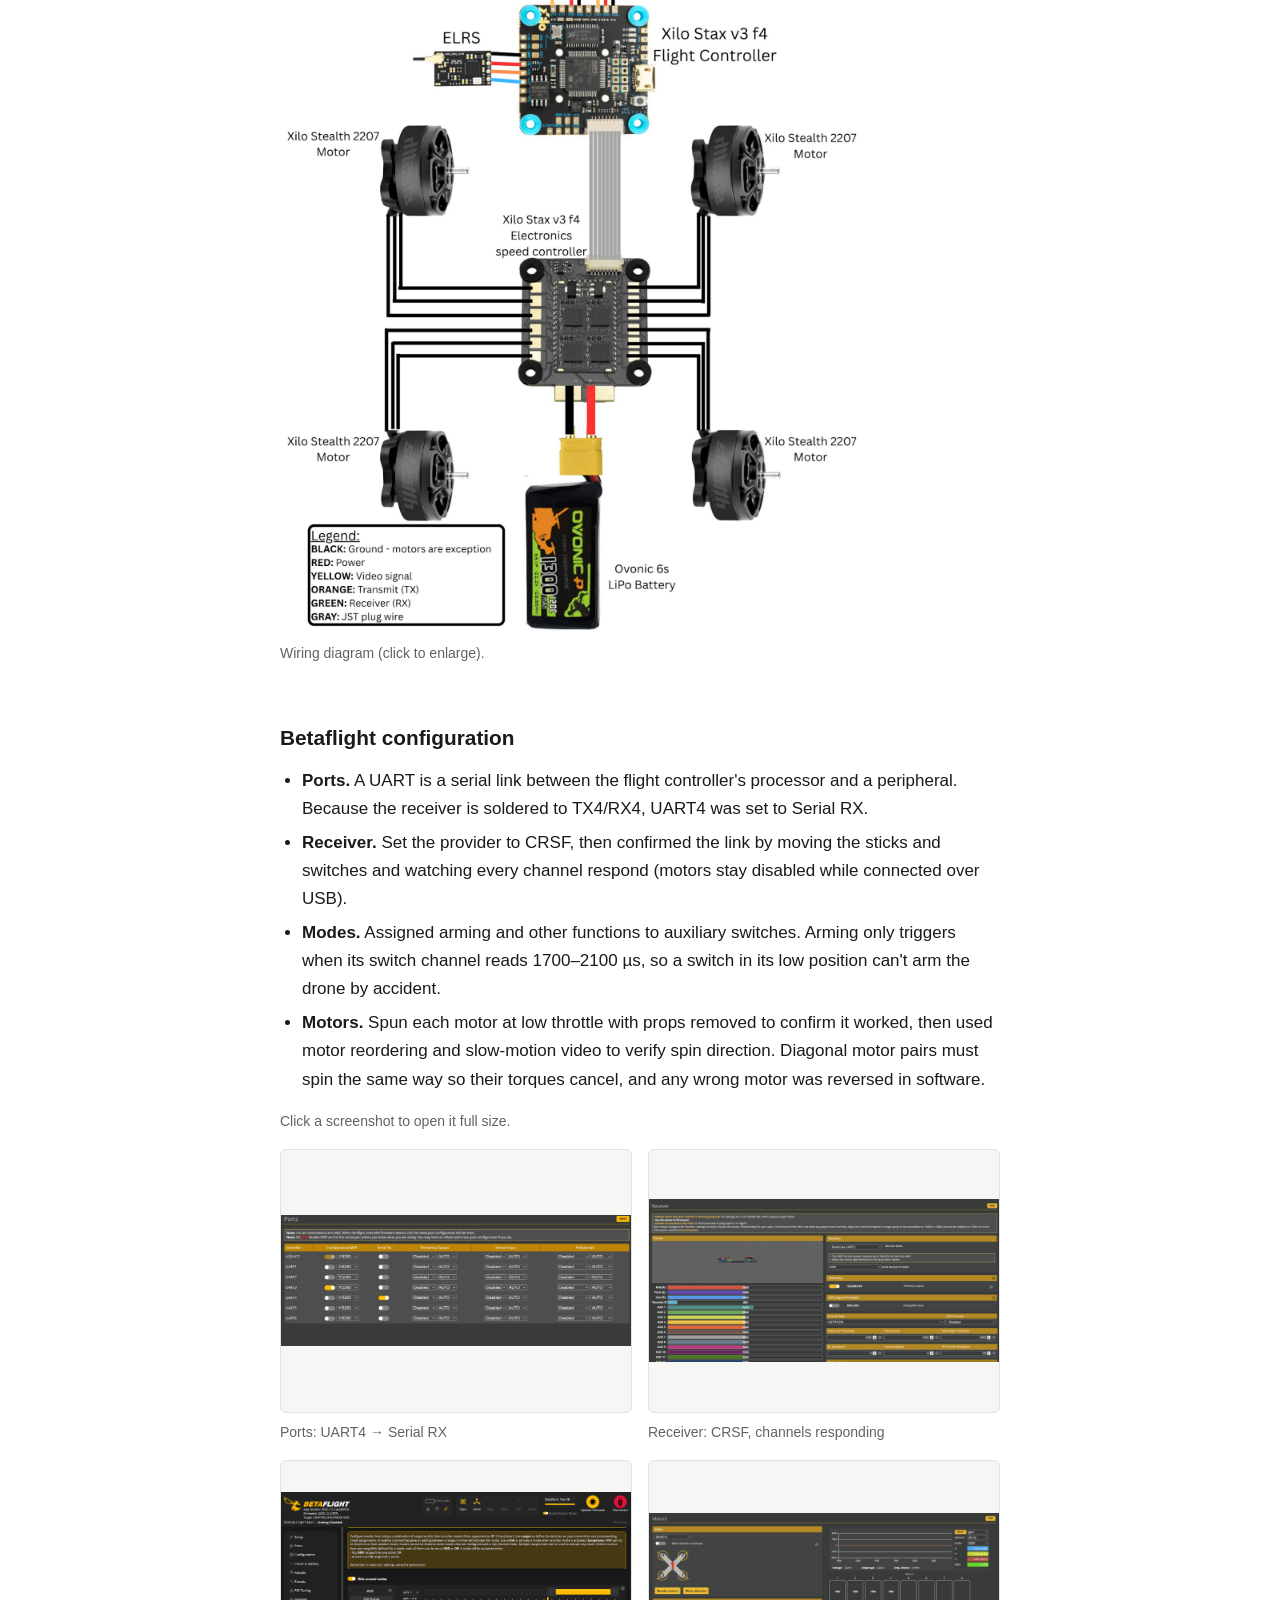
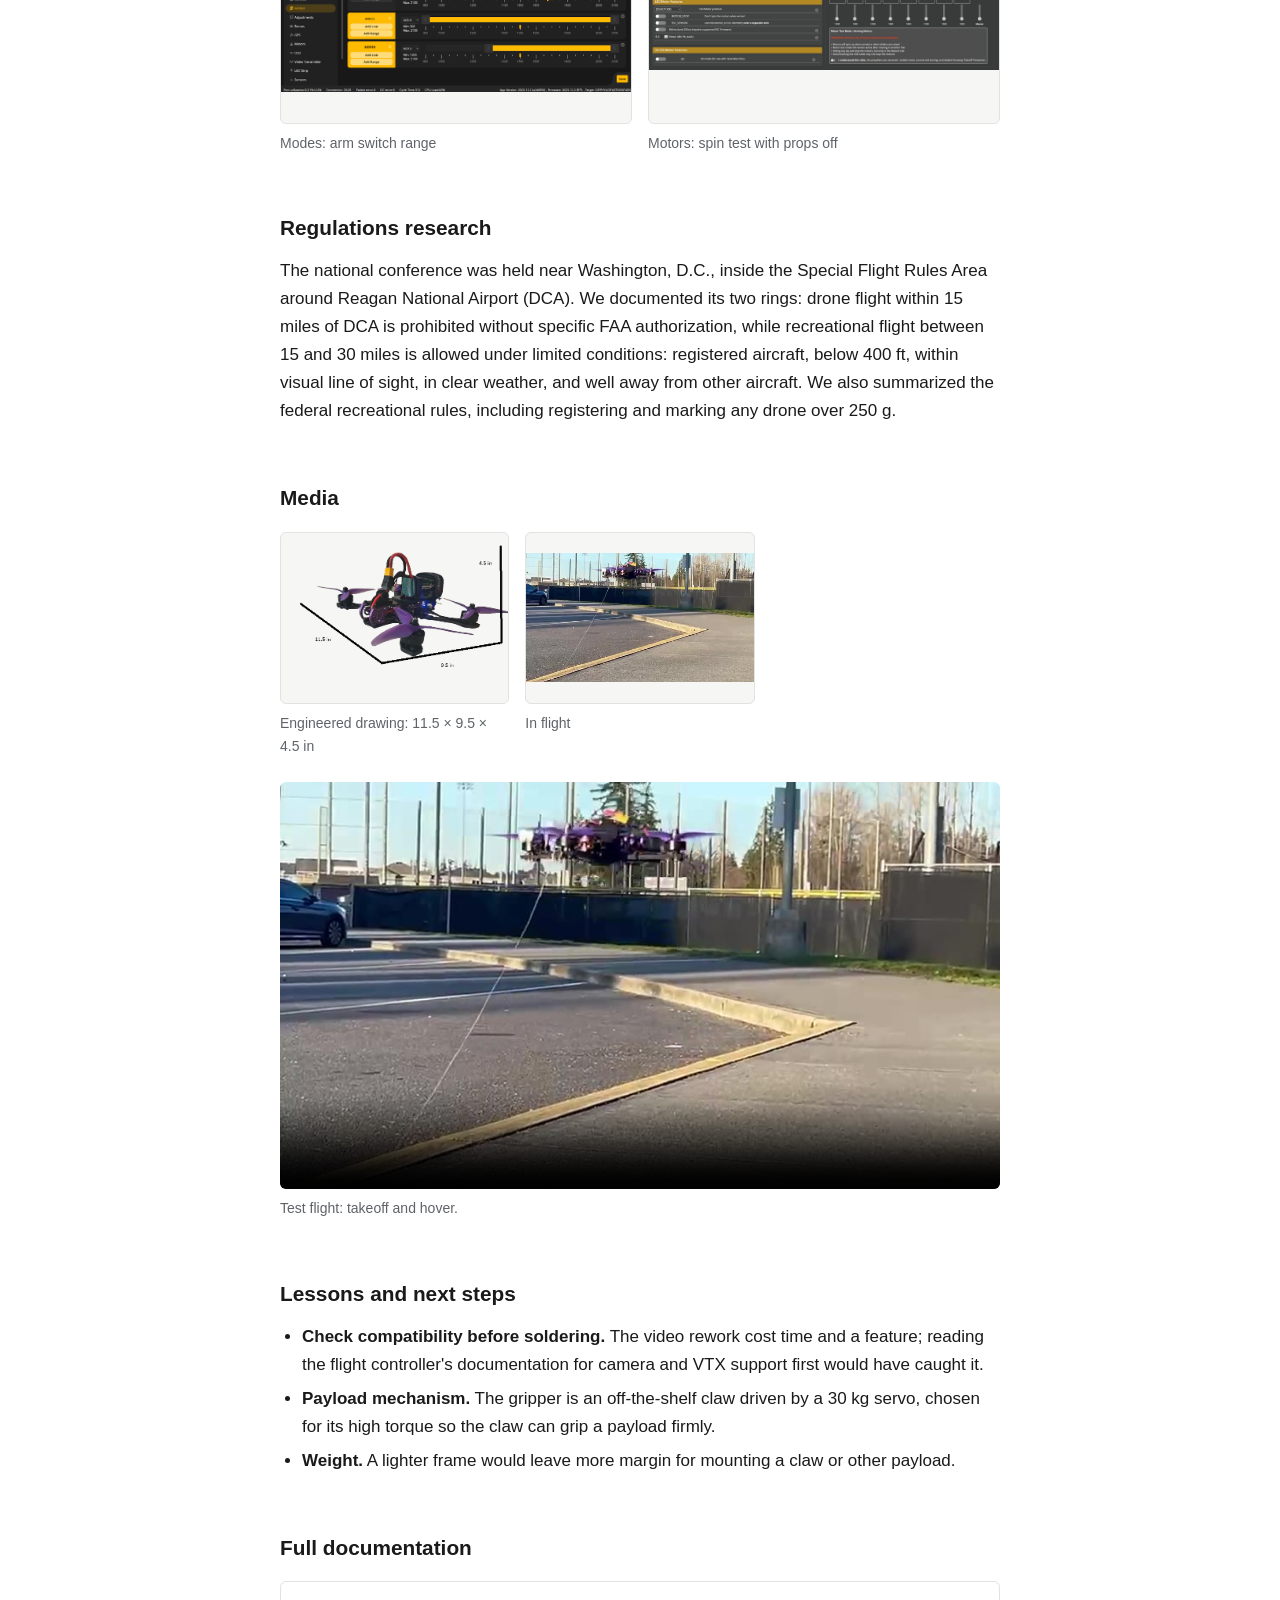
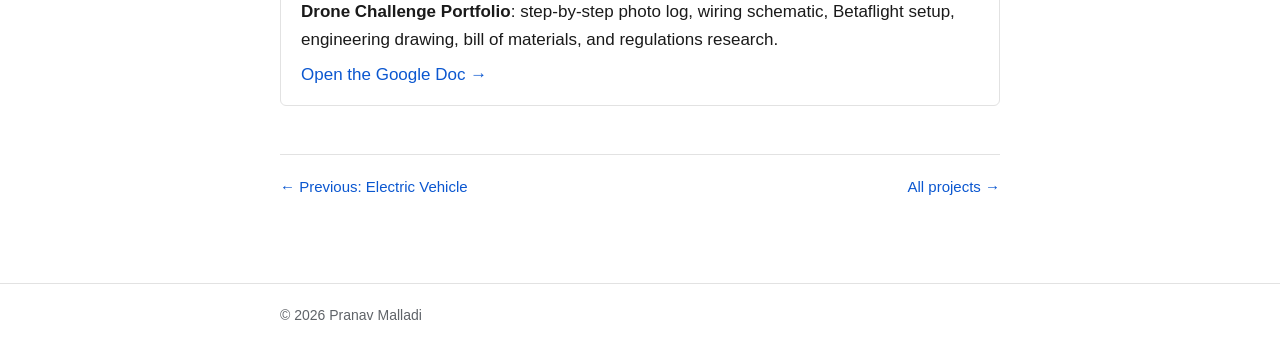
<file: fpv-drone.html>
<!DOCTYPE html>
<html lang="en">
<head>
  <meta charset="UTF-8">
  <meta name="viewport" content="width=device-width, initial-scale=1">
  <title>TSA Drone Challenge: 5-inch FPV Drone — Pranav Malladi</title>
  <meta name="description" content="A 5-inch FPV quadcopter built from components and configured in Betaflight for the TSA Drone Challenge.">
  <link rel="stylesheet" href="style.css?v=4">
</head>
<body>

<header class="site-header">
  <div class="inner">
    <a class="site-name" href="index.html">Pranav Malladi</a>
    <nav class="site-nav">
      <a href="index.html#projects">Projects</a>
      <a href="index.html#about">About</a>
      <a href="index.html#contact">Contact</a>
    </nav>
  </div>
</header>

<main>

  <h1>TSA Drone Challenge: 5-inch FPV Drone</h1>
  <div class="meta">Technology Student Association, Drone Challenge (UAV) · 2025–2026 season · Team build</div>

  <figure>
    <img src="assets/drone-final.JPG" alt="Completed 5-inch FPV drone">
    <figcaption>The finished 5-inch quadcopter.</figcaption>
  </figure>

  <h2>Overview</h2>
  <p>
    For the TSA Drone Challenge, our team built a 5-inch FPV (first-person view) quadcopter from
    individual components rather than a ready-to-fly kit. That meant choosing a compatible power
    system, soldering high-current connections, wiring serial and video links, and configuring the
    flight controller ourselves. The drone flies reliably with working motors, radio link, and live
    video to FPV goggles. The project also included researching the airspace restrictions at the
    national conference site near Washington, D.C.
  </p>
  <p>
    <strong>My role:</strong> I did all of the soldering on the drone: the motor
    leads to the 4-in-1 ESC, the ELRS receiver to the flight controller's UART4 pads, and the camera
    and VTX wiring, including desoldering and rewiring the video system when it didn't work through
    the flight controller.
  </p>

  <div class="results">
    <h3>What this project accomplished</h3>
    <ul>
      <li>Assembled a complete 6S brushless power system: four 2207 1800KV motors on a 4-in-1 ESC stacked with an F4 flight controller.</li>
      <li>Hand-soldered all motor leads to the ESC pads using flux and pre-tinned joints, and pull-tested each connection.</li>
      <li>Wired an ELRS receiver to the flight controller's UART4 and configured it as a CRSF serial receiver.</li>
      <li>Diagnosed a video-system incompatibility with the flight controller and re-architected the video path to work around it.</li>
      <li>Configured arming switches, verified motor order and spin direction, and tested safely with props removed.</li>
      <li>Researched FAA recreational rules and the Washington, D.C. Special Flight Rules Area for the national conference.</li>
    </ul>
  </div>

  <h2>Build at a glance</h2>
  <div class="table-wrap">
    <table>
      <tr><th>Frame</th><td>Lumenier QAV-S 2, 5-inch</td></tr>
      <tr><th>Flight controller</th><td>XILO Stax V3 F4 (30 × 30 mm stack)</td></tr>
      <tr><th>ESC</th><td>XILO Stax V3 50A AM32 4-in-1, 3–6S</td></tr>
      <tr><th>Motors</th><td>4 × XILO Stealth 2207 1800KV (6S)</td></tr>
      <tr><th>Propellers</th><td>Gemfan Hurricane 4937, 3-blade</td></tr>
      <tr><th>Battery</th><td>Ovonic 6S 1300 mAh LiPo (22.2 V), XT60 connector, 14 AWG leads</td></tr>
      <tr><th>Radio</th><td>ExpressLRS receiver on UART4 (CRSF protocol), handheld transmitter</td></tr>
      <tr><th>Video</th><td>Analog FPV camera, XILO Stax 5.8 GHz VTX (25–600 mW), Fat Shark Recon goggles</td></tr>
      <tr><th>Software</th><td>Betaflight Configurator</td></tr>
    </table>
  </div>

  <h2>Build process</h2>

  <h3>Frame and motors</h3>
  <p>
    We assembled the 5-inch frame, aligned the motor arms and the central stack mount, and bolted on
    the 2207 1800KV motors, a common pairing for 6S 5-inch builds that balances thrust and efficiency.
    One early observation: the frame is fairly heavy, which makes adding a claw or payload mechanism
    harder later.
  </p>
  <div class="gallery">
    <figure><img src="assets/drone-step1-parts.jpg" alt="Frame kit parts, screws, and tools laid out before assembly"><figcaption>Frame kit and tools before assembly</figcaption></figure>
    <figure><img src="assets/drone-step1-frame.jpg" alt="Assembled 5-inch frame with motor arms and stack mount"><figcaption>Assembled frame</figcaption></figure>
    <figure><img src="assets/drone-step2-motors.jpg" alt="Four 2207 motors mounted on the frame arms with the ESC and XT60 lead in the center"><figcaption>Motors and ESC mounted</figcaption></figure>
  </div>

  <h3>ESC and soldering</h3>
  <p>
    The 4-in-1 ESC mounts on the frame's stack standoffs and converts the battery's DC into the
    three-phase signals each brushless motor needs. Each motor's leads were cut to length, fluxed, and
    tinned; the ESC pads were fluxed and pre-loaded with solder; then each lead was reflowed onto its
    pad with the iron alone. This was our first time soldering high-current pads, where too much heat
    can lift a pad and destroy the board, so every joint was gently pull-tested afterward.
  </p>
  <figure>
    <img src="assets/drone-step4-soldered.jpg" alt="Motor leads soldered to the pads of the 4-in-1 ESC">
    <figcaption>All twelve motor leads soldered to the 4-in-1 ESC.</figcaption>
  </figure>

  <h3>Flight controller and receiver</h3>
  <p>
    The F4 flight controller stacks above the ESC on the same mounting pattern and connects to it
    with the supplied harness. The ExpressLRS receiver was wired to the next free UART (TX4/RX4, plus
    power and ground) and bound to the transmitter.
  </p>
  <div class="gallery cols-2">
    <figure><img src="assets/drone-step5-fc.jpg" alt="Flight controller stacked on top of the ESC with props installed"><figcaption>Flight controller stacked on the ESC</figcaption></figure>
    <figure><img src="assets/drone-step6-video.jpg" alt="Binding the receiver to the handheld transmitter"><figcaption>Binding the receiver to the transmitter</figcaption></figure>
  </div>

  <h3>Video system: a debugging story</h3>
  <p>
    We first soldered the VTX and camera to the flight controller's dedicated video and power pads,
    but couldn't get a working picture. After troubleshooting and research, we found the video
    components weren't compatible with connecting through this flight controller. We desoldered
    them, wired the camera directly to the VTX, and powered the video system from its own small
    battery. This got video working again. The trade-off was losing the flight controller's
    connection to the video system, which meant giving up convenient in-flight battery monitoring.
  </p>

  <h3>Final assembly</h3>
  <p>
    The receiver antenna, camera mounts, top plate, and a cable organizer for the 14 AWG battery
    leads went on last (after sorting out a fitment problem caused by using the wrong screws in a few
    places), followed by a foam pad and a Kevlar strap to secure the battery.
  </p>
  <div class="gallery cols-2">
    <figure><img src="assets/drone-step7-receiver.jpg" alt="Drone with top plate, camera, and antenna mounted"><figcaption>Top plate, camera, and antenna mounted</figcaption></figure>
    <figure><img src="assets/drone-final-controller.jpg" alt="Finished drone next to its handheld transmitter"><figcaption>Finished drone and transmitter</figcaption></figure>
  </div>

  <figure>
    <a href="assets/drone-wiring.jpg"><img src="assets/drone-wiring.jpg" alt="Wiring diagram: 6S LiPo to the XILO Stax V3 4-in-1 ESC, four XILO Stealth 2207 motors, JST harness to the F4 flight controller, ELRS receiver, XILO Stax VTX, and Caddx analog camera, with a color legend" style="max-height:800px;"></a>
    <figcaption>Wiring diagram (click to enlarge).</figcaption>
  </figure>

  <h2>Betaflight configuration</h2>
  <ul>
    <li><strong>Ports.</strong> A UART is a serial link between the flight controller's processor and
      a peripheral. Because the receiver is soldered to TX4/RX4, UART4 was set to Serial RX.</li>
    <li><strong>Receiver.</strong> Set the provider to CRSF, then confirmed the link by moving the
      sticks and switches and watching every channel respond (motors stay disabled while connected
      over USB).</li>
    <li><strong>Modes.</strong> Assigned arming and other functions to auxiliary switches. Arming
      only triggers when its switch channel reads 1700–2100 µs, so a switch in its low position can't
      arm the drone by accident.</li>
    <li><strong>Motors.</strong> Spun each motor at low throttle with props removed to confirm it
      worked, then used motor reordering and slow-motion video to verify spin direction. Diagonal motor
      pairs must spin the same way so their torques cancel, and any wrong motor was reversed in
      software.</li>
  </ul>

  <p class="small muted">Click a screenshot to open it full size.</p>
  <div class="gallery cols-2">
    <figure><a href="assets/drone-betaflight-ports.png"><img src="assets/drone-betaflight-ports.png" alt="Betaflight Ports tab with Serial RX enabled on UART4"></a><figcaption>Ports: UART4 → Serial RX</figcaption></figure>
    <figure><a href="assets/drone-betaflight-receiver.png"><img src="assets/drone-betaflight-receiver.png" alt="Betaflight Receiver tab with CRSF selected and live channel bars"></a><figcaption>Receiver: CRSF, channels responding</figcaption></figure>
    <figure><a href="assets/drone-betaflight-modes.png"><img src="assets/drone-betaflight-modes.png" alt="Betaflight Modes tab with ARM assigned to an aux switch range"></a><figcaption>Modes: arm switch range</figcaption></figure>
    <figure><a href="assets/drone-betaflight-motors.jpg"><img src="assets/drone-betaflight-motors.jpg" alt="Betaflight Motors tab with motor test sliders and Quad X layout"></a><figcaption>Motors: spin test with props off</figcaption></figure>
  </div>

  <h2>Regulations research</h2>
  <p>
    The national conference was held near Washington, D.C., inside the Special Flight Rules Area
    around Reagan National Airport (DCA). We documented its two rings: drone flight within 15 miles
    of DCA is prohibited without specific FAA authorization, while recreational flight between 15 and
    30 miles is allowed under limited conditions: registered aircraft, below 400 ft, within visual
    line of sight, in clear weather, and well away from other aircraft. We also summarized the
    federal recreational rules, including registering and marking any drone over 250 g.
  </p>

  <h2>Media</h2>
    <div class="gallery">
    <figure><img src="assets/drone-engineering-drawing.png" alt="Engineering drawing of the drone with overall dimensions 11.5 in by 9.5 in by 4.5 in"><figcaption>Engineered drawing: 11.5 × 9.5 × 4.5 in</figcaption></figure>
    <figure><img src="assets/drone-flight-poster.jpg" alt="The drone hovering above a parking lot during a test flight"><figcaption>In flight</figcaption></figure>
  </div>

  <figure>
    <video src="assets/drone-flight.mp4" poster="assets/drone-flight-poster.jpg" controls playsinline preload="metadata"></video>
    <figcaption>Test flight: takeoff and hover.</figcaption>
  </figure>

  <h2>Lessons and next steps</h2>
  <ul>
    <li><strong>Check compatibility before soldering.</strong> The video rework cost time and a feature;
      reading the flight controller's documentation for camera and VTX support first would have
      caught it.</li>
    <li><strong>Payload mechanism.</strong> The gripper is an off-the-shelf claw driven
      by a 30 kg servo, chosen for its high torque so the claw can grip a payload firmly.</li>
    <li><strong>Weight.</strong> A lighter frame would leave more margin for mounting a claw or other
      payload.</li>
  </ul>

  <h2>Full documentation</h2>
  <div class="doc-link">
    <p><strong>Drone Challenge Portfolio</strong>: step-by-step photo log, wiring schematic, Betaflight setup, engineering drawing, bill of materials, and regulations research.</p>
    <a href="https://docs.google.com/document/d/1ByhIQpIYlEWVOfwCBJ76Pndu9Zox5ICeowMn2B5Bfbc/edit?usp=sharing" target="_blank" rel="noopener">Open the Google Doc →</a>
  </div>

  <nav class="page-nav">
    <a href="electric-vehicle.html">← Previous: Electric Vehicle</a>
    <a href="index.html#projects">All projects →</a>
  </nav>

</main>

<footer class="site-footer">
  <div class="inner">© 2026 Pranav Malladi</div>
</footer>

</body>
</html>
</file>
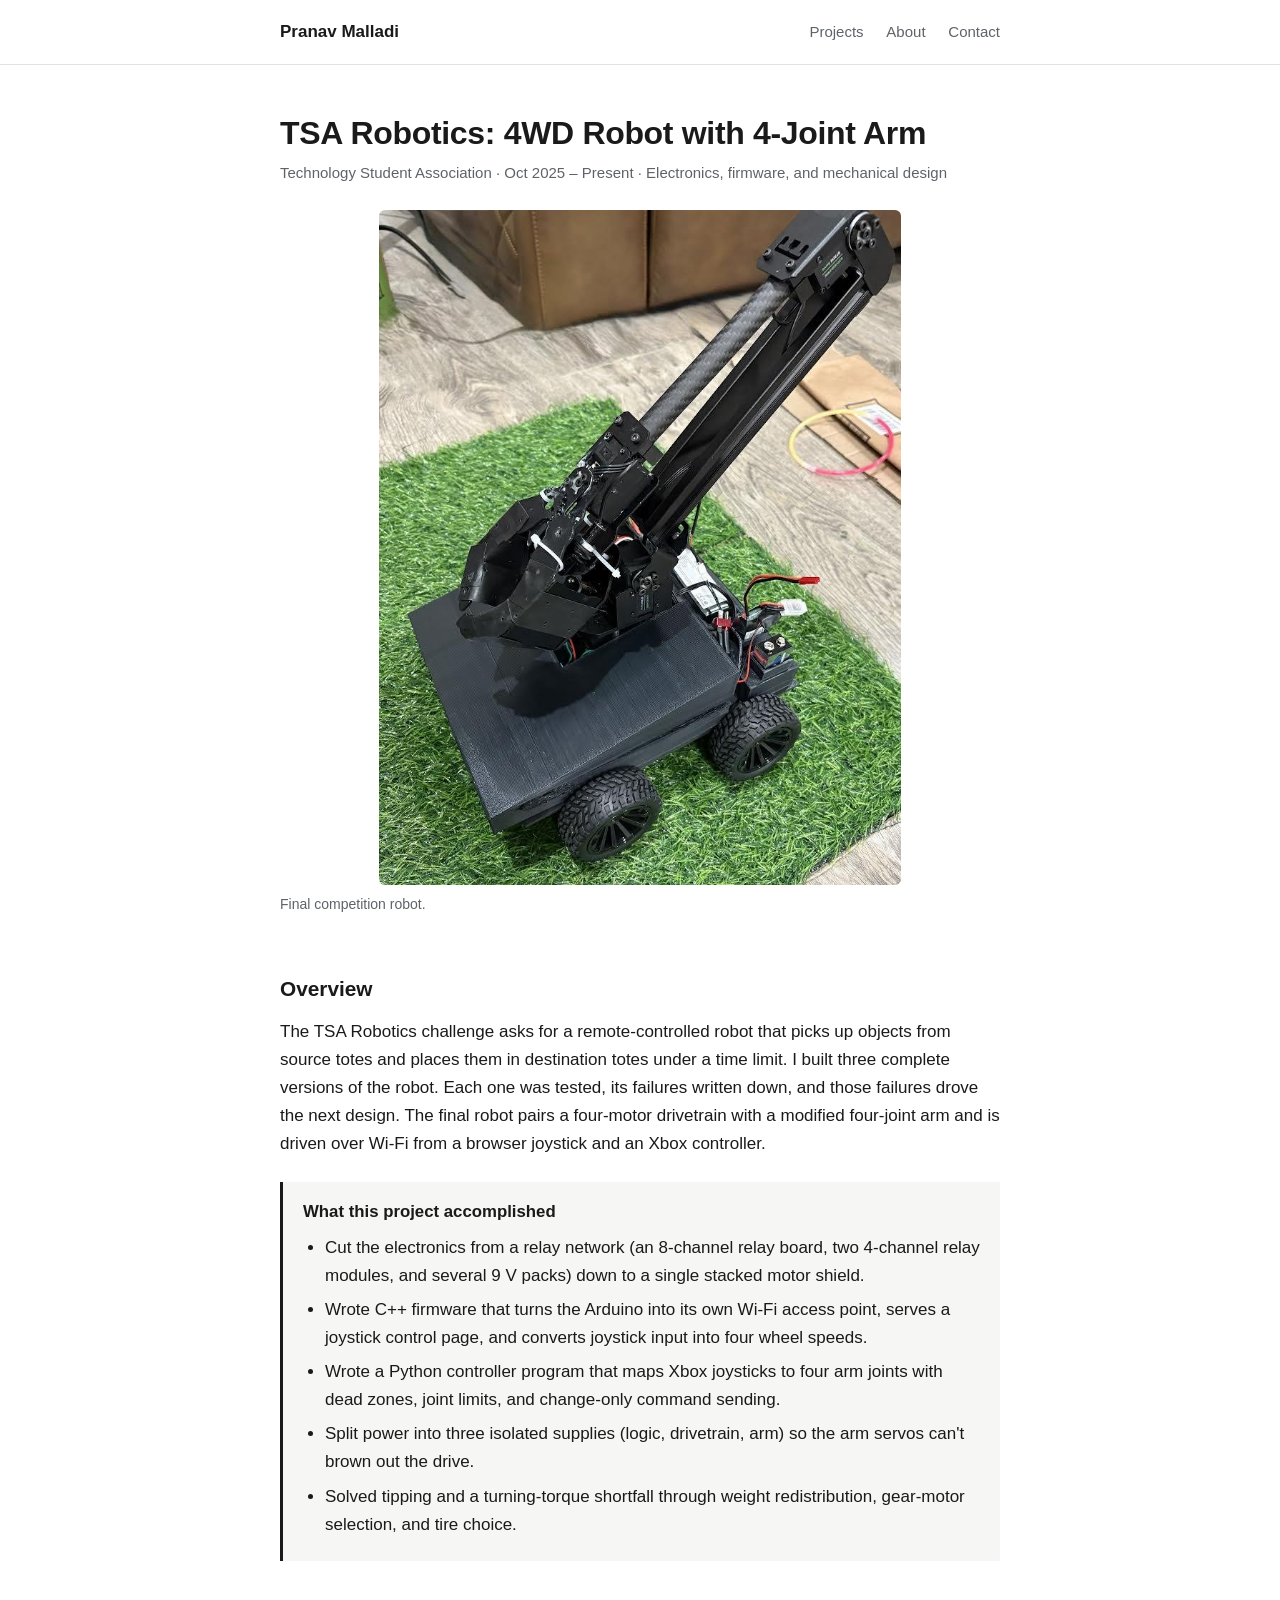
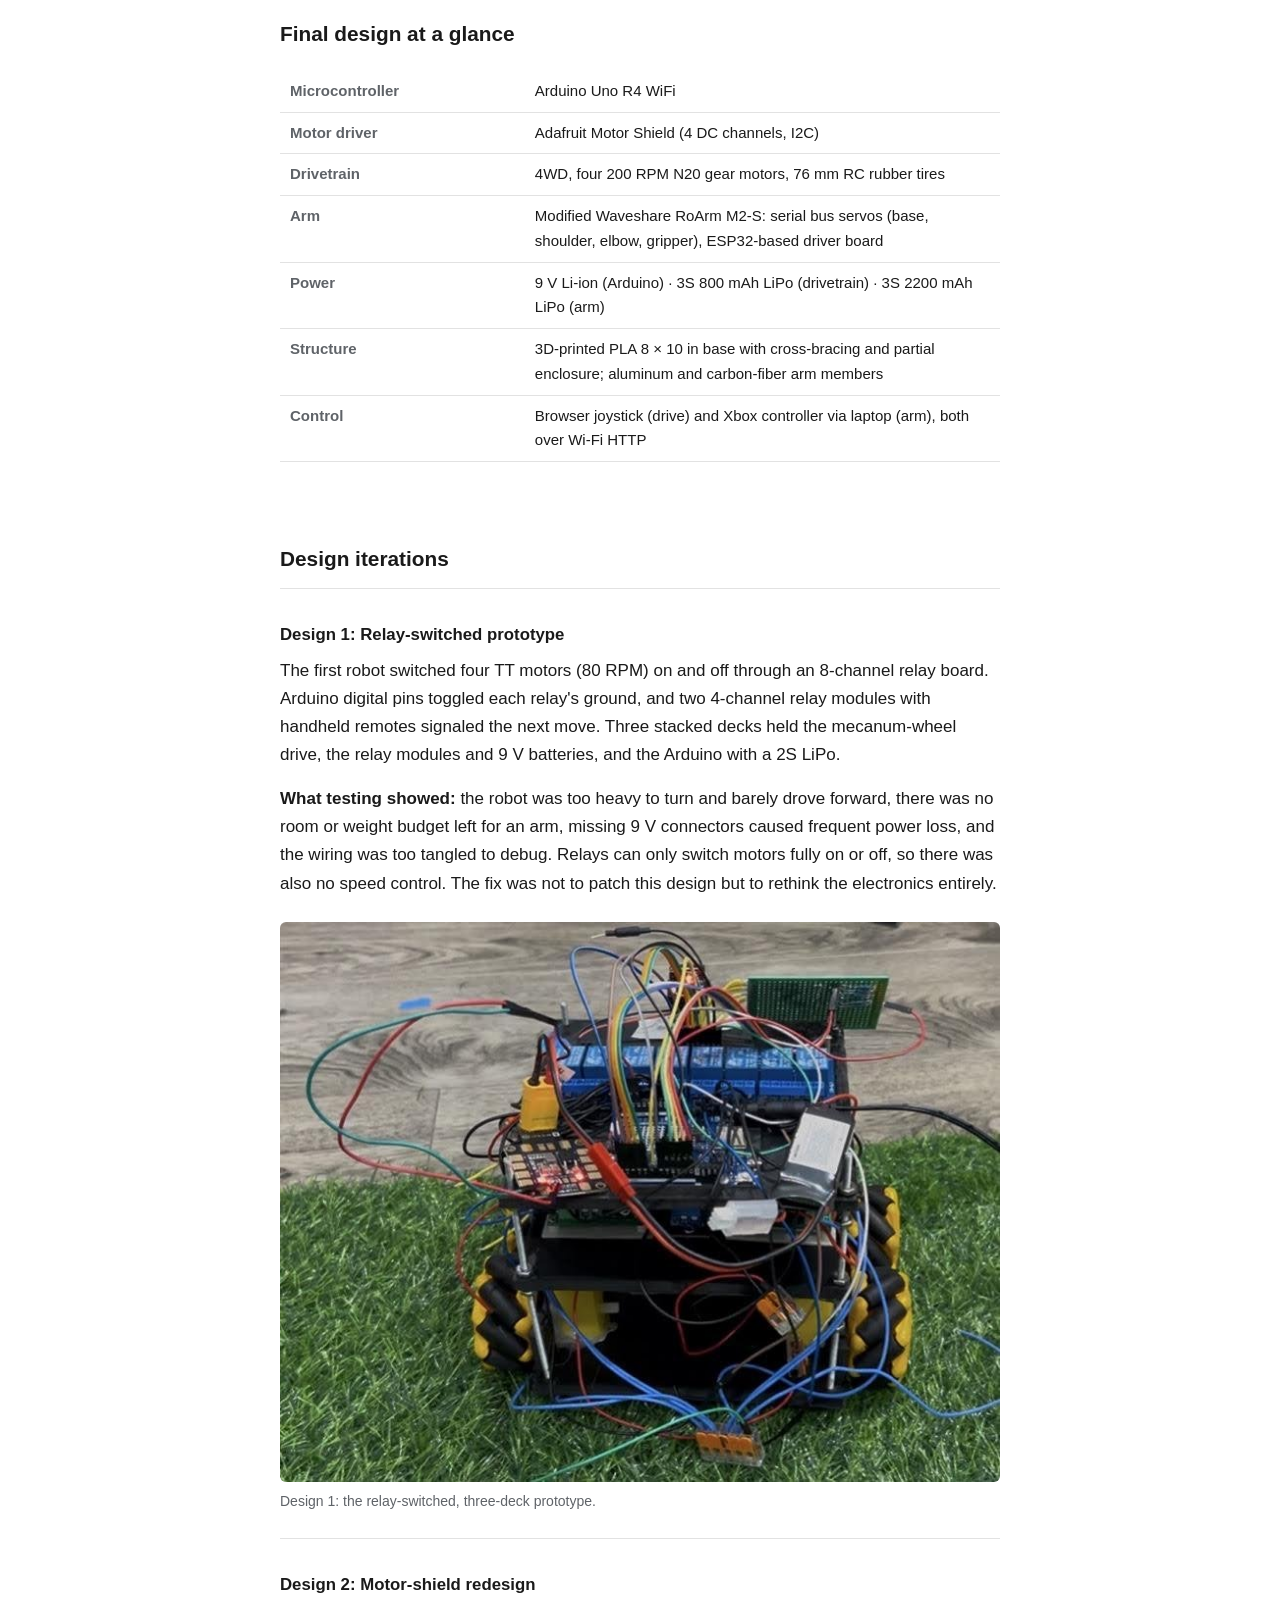
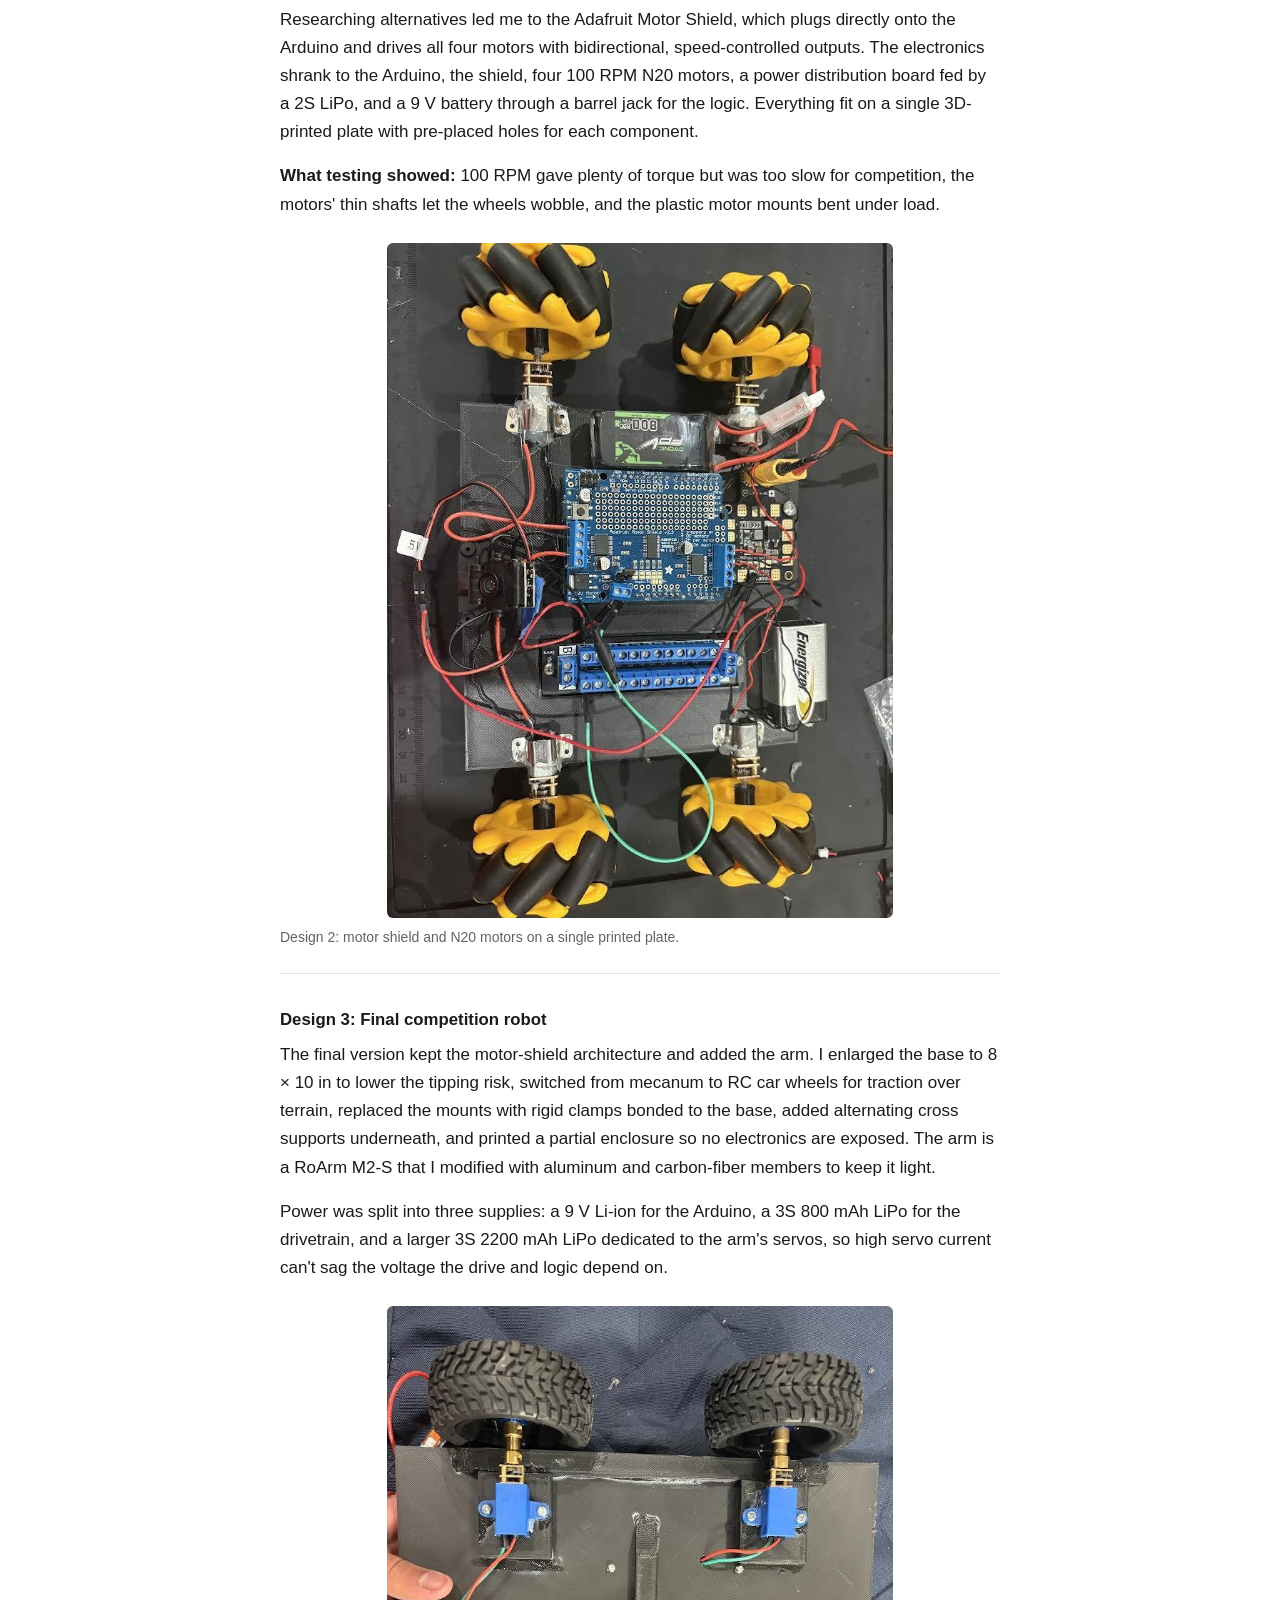
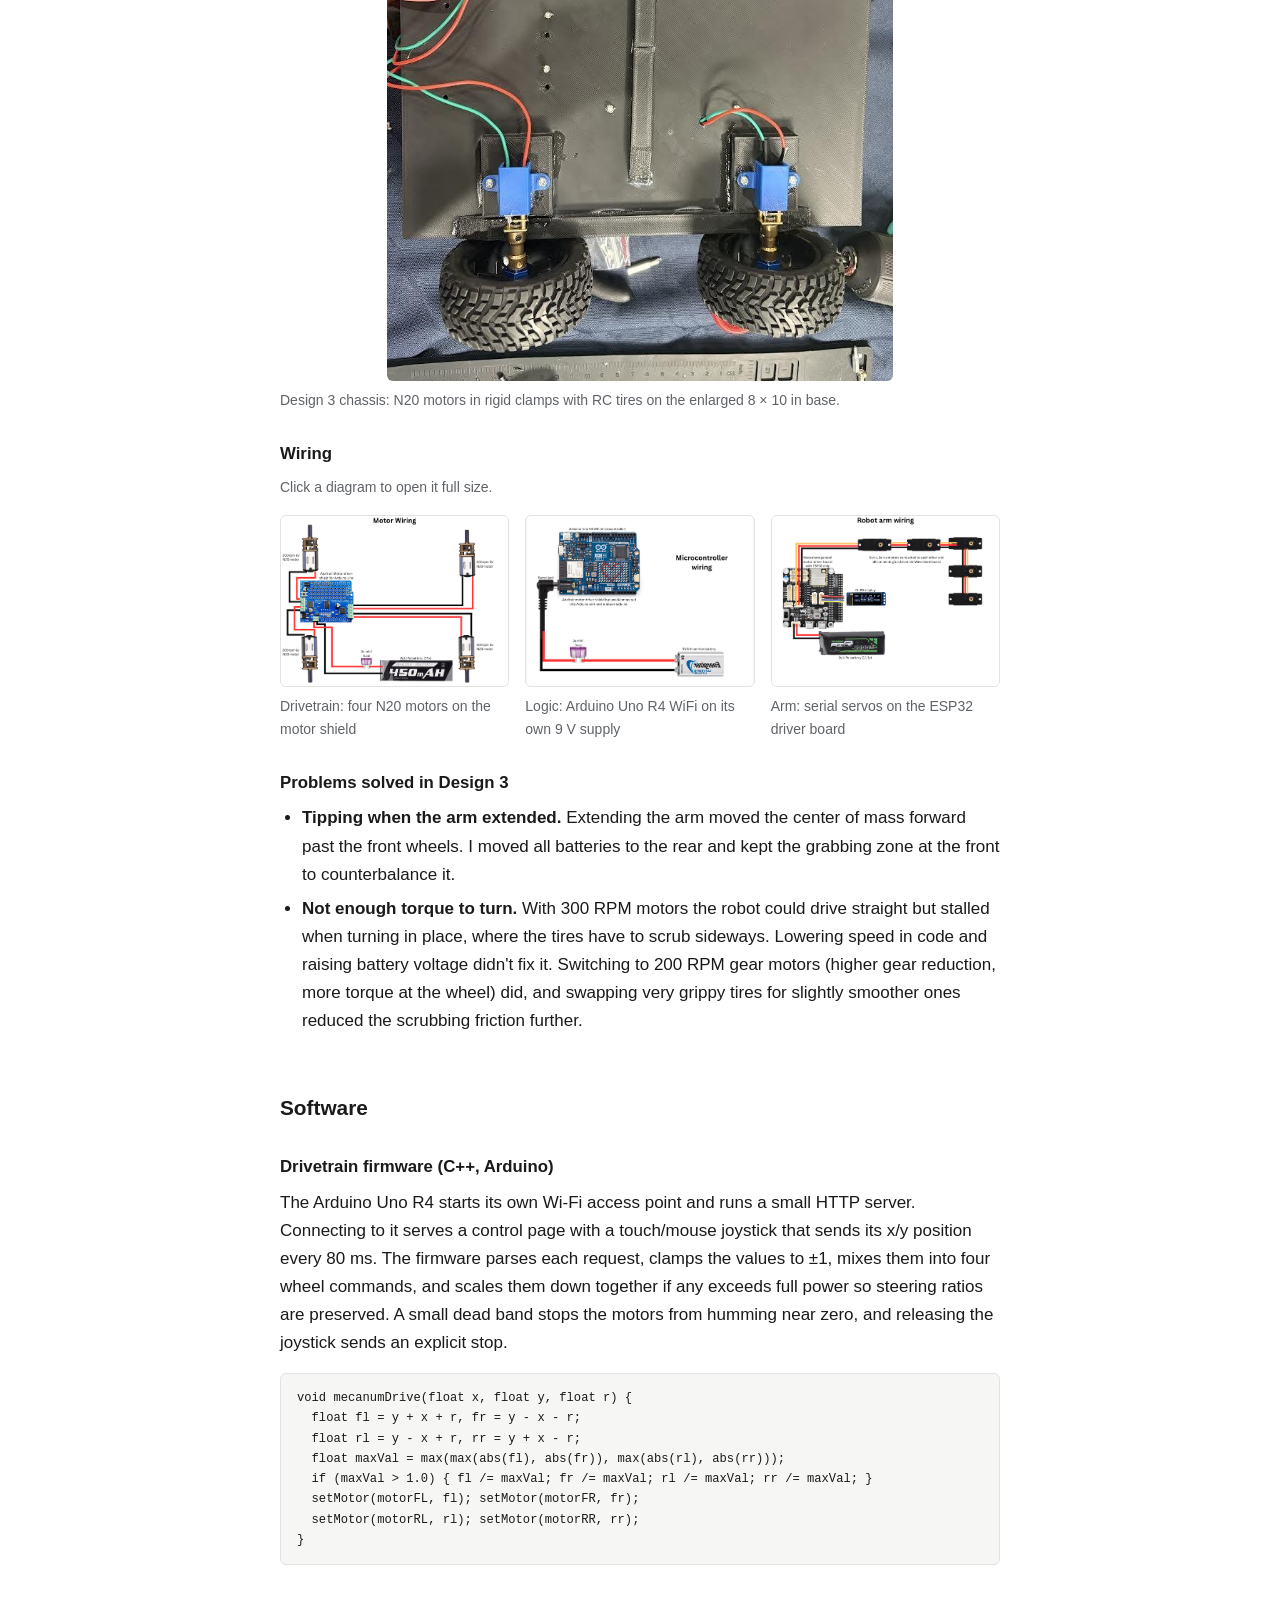
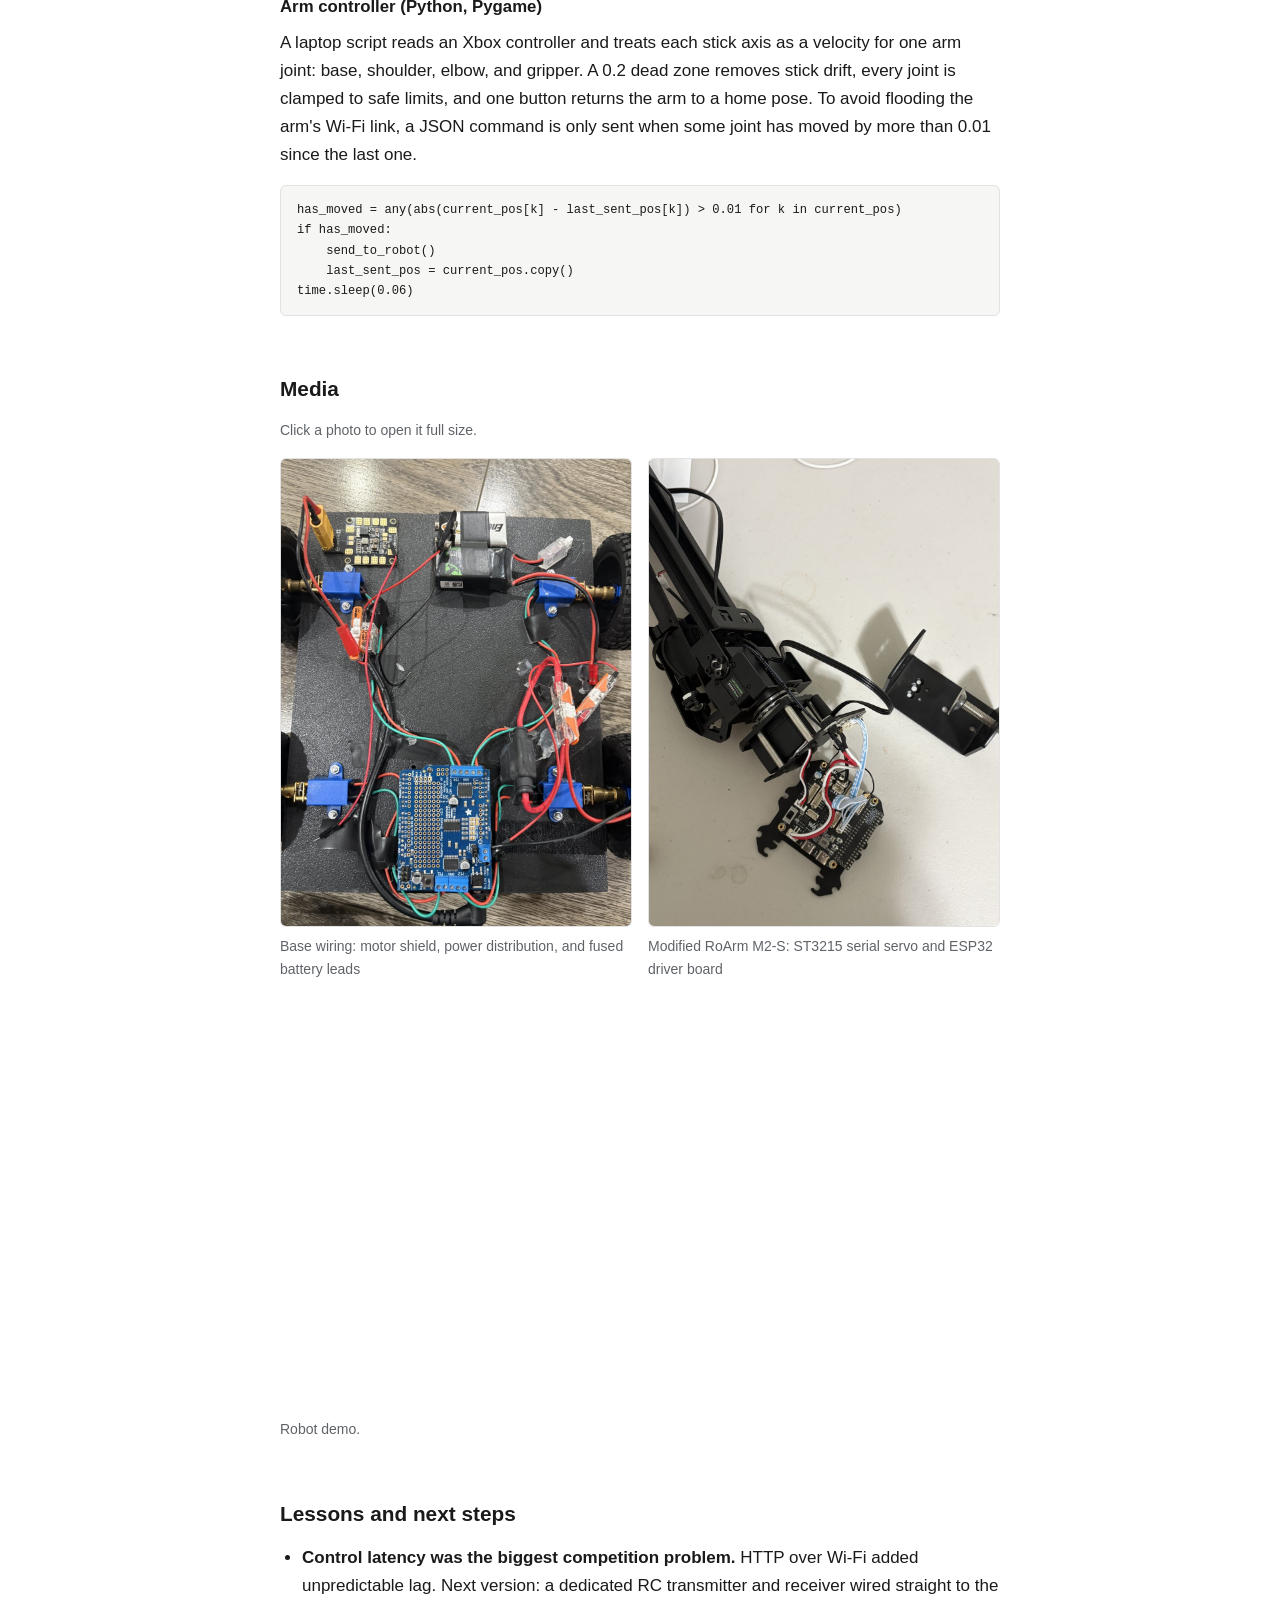
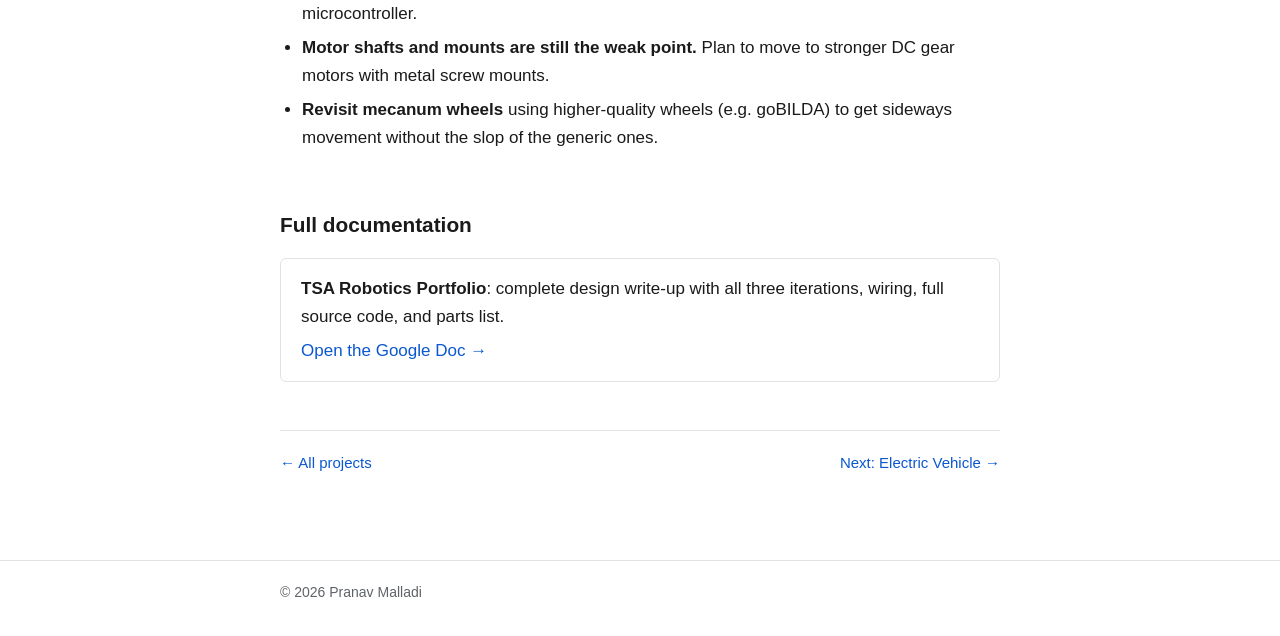
<file: tsa-robot.html>
<!DOCTYPE html>
<html lang="en">
<head>
  <meta charset="UTF-8">
  <meta name="viewport" content="width=device-width, initial-scale=1">
  <title>TSA Robotics: 4WD Robot with 4-Joint Arm — Pranav Malladi</title>
  <meta name="description" content="Three design iterations of a remote-controlled pick-and-place robot for TSA Robotics.">
  <link rel="stylesheet" href="style.css?v=4">
</head>
<body>

<header class="site-header">
  <div class="inner">
    <a class="site-name" href="index.html">Pranav Malladi</a>
    <nav class="site-nav">
      <a href="index.html#projects">Projects</a>
      <a href="index.html#about">About</a>
      <a href="index.html#contact">Contact</a>
    </nav>
  </div>
</header>

<main>

  <h1>TSA Robotics: 4WD Robot with 4-Joint Arm</h1>
  <div class="meta">Technology Student Association · Oct 2025 – Present · Electronics, firmware, and mechanical design</div>

  <figure>
    <img src="assets/final-robot.jpeg" alt="Final TSA robot with arm extended">
    <figcaption>Final competition robot.</figcaption>
  </figure>

  <h2>Overview</h2>
  <p>
    The TSA Robotics challenge asks for a remote-controlled robot that picks up objects from source
    totes and places them in destination totes under a time limit. I built three complete versions
    of the robot. Each one was tested, its failures written down, and those failures drove the next
    design. The final robot pairs a four-motor drivetrain with a modified four-joint arm and is
    driven over Wi-Fi from a browser joystick and an Xbox controller.
  </p>

  <div class="results">
    <h3>What this project accomplished</h3>
    <ul>
      <li>Cut the electronics from a relay network (an 8-channel relay board, two 4-channel relay modules, and several 9 V packs) down to a single stacked motor shield.</li>
      <li>Wrote C++ firmware that turns the Arduino into its own Wi-Fi access point, serves a joystick control page, and converts joystick input into four wheel speeds.</li>
      <li>Wrote a Python controller program that maps Xbox joysticks to four arm joints with dead zones, joint limits, and change-only command sending.</li>
      <li>Split power into three isolated supplies (logic, drivetrain, arm) so the arm servos can't brown out the drive.</li>
      <li>Solved tipping and a turning-torque shortfall through weight redistribution, gear-motor selection, and tire choice.</li>
    </ul>
  </div>

  <h2>Final design at a glance</h2>
  <div class="table-wrap">
    <table>
      <tr><th>Microcontroller</th><td>Arduino Uno R4 WiFi</td></tr>
      <tr><th>Motor driver</th><td>Adafruit Motor Shield (4 DC channels, I2C)</td></tr>
      <tr><th>Drivetrain</th><td>4WD, four 200 RPM N20 gear motors, 76 mm RC rubber tires</td></tr>
      <tr><th>Arm</th><td>Modified Waveshare RoArm M2-S: serial bus servos (base, shoulder, elbow, gripper), ESP32-based driver board</td></tr>
      <tr><th>Power</th><td>9 V Li-ion (Arduino) · 3S 800 mAh LiPo (drivetrain) · 3S 2200 mAh LiPo (arm)</td></tr>
      <tr><th>Structure</th><td>3D-printed PLA 8 × 10 in base with cross-bracing and partial enclosure; aluminum and carbon-fiber arm members</td></tr>
      <tr><th>Control</th><td>Browser joystick (drive) and Xbox controller via laptop (arm), both over Wi-Fi HTTP</td></tr>
    </table>
  </div>

  <h2>Design iterations</h2>

  <div class="iteration">
    <h3>Design 1: Relay-switched prototype</h3>
    <p>
      The first robot switched four TT motors (80 RPM) on and off through an 8-channel relay board.
      Arduino digital pins toggled each relay's ground, and two 4-channel relay modules with handheld
      remotes signaled the next move. Three stacked decks held the mecanum-wheel drive, the relay
      modules and 9 V batteries, and the Arduino with a 2S LiPo.
    </p>
    <p><strong>What testing showed:</strong> the robot was too heavy to turn and barely drove forward,
      there was no room or weight budget left for an arm, missing 9 V connectors caused frequent power
      loss, and the wiring was too tangled to debug. Relays can only switch motors fully on or off, so
      there was also no speed control. The fix was not to patch this design but to rethink the
      electronics entirely.</p>
    <figure>
      <img src="assets/tsa-design-1.jpg" alt="Design 1: three-deck relay prototype on mecanum wheels">
      <figcaption>Design 1: the relay-switched, three-deck prototype.</figcaption>
    </figure>
  </div>

  <div class="iteration">
    <h3>Design 2: Motor-shield redesign</h3>
    <p>
      Researching alternatives led me to the Adafruit Motor Shield, which plugs directly onto the
      Arduino and drives all four motors with bidirectional, speed-controlled outputs. The
      electronics shrank to the Arduino, the shield, four 100 RPM N20 motors, a power distribution
      board fed by a 2S LiPo, and a 9 V battery through a barrel jack for the logic. Everything fit
      on a single 3D-printed plate with pre-placed holes for each component.
    </p>
    <p><strong>What testing showed:</strong> 100 RPM gave plenty of torque but was too slow for
      competition, the motors' thin shafts let the wheels wobble, and the plastic motor mounts bent
      under load.</p>
    <figure>
      <img src="assets/tsa-design-2.jpg" alt="Design 2: single-plate base with Arduino and motor shield">
      <figcaption>Design 2: motor shield and N20 motors on a single printed plate.</figcaption>
    </figure>
  </div>

  <div class="iteration">
    <h3>Design 3: Final competition robot</h3>
    <p>
      The final version kept the motor-shield architecture and added the arm. I enlarged the base to
      8 × 10 in to lower the tipping risk, switched from mecanum to RC car wheels for traction over
      terrain, replaced the mounts with rigid clamps bonded to the base, added alternating cross
      supports underneath, and printed a partial enclosure so no electronics are exposed. The arm is
      a RoArm M2-S that I modified with aluminum and carbon-fiber members to keep it light.
    </p>
    <p>
      Power was split into three supplies: a 9 V Li-ion for the Arduino, a 3S 800 mAh LiPo for the
      drivetrain, and a larger 3S 2200 mAh LiPo dedicated to the arm's servos, so high servo current
      can't sag the voltage the drive and logic depend on.
    </p>

    <figure>
      <img src="assets/tsa-design-3-electronics.jpg" alt="Design 3 chassis: N20 motors in rigid clamps with RC tires on the 8 x 10 in base">
      <figcaption>Design 3 chassis: N20 motors in rigid clamps with RC tires on the enlarged 8 × 10 in base.</figcaption>
    </figure>

    <h3>Wiring</h3>
    <p class="small muted">Click a diagram to open it full size.</p>
    <div class="gallery">
      <figure><a href="assets/tsa-motor-wiring.png"><img src="assets/tsa-motor-wiring.png" alt="Motor wiring diagram: four N20 motors on the Adafruit motor shield, powered by a LiPo through a fuse"></a><figcaption>Drivetrain: four N20 motors on the motor shield</figcaption></figure>
      <figure><a href="assets/tsa-controller-wiring.png"><img src="assets/tsa-controller-wiring.png" alt="Microcontroller wiring diagram: Arduino Uno R4 WiFi powered by a 9 V battery through a fuse and barrel jack"></a><figcaption>Logic: Arduino Uno R4 WiFi on its own 9 V supply</figcaption></figure>
      <figure><a href="assets/tsa-arm-wiring.png"><img src="assets/tsa-arm-wiring.png" alt="Robot arm wiring diagram: serial servos chained to the Waveshare ESP32 driver board with OLED and 3S LiPo"></a><figcaption>Arm: serial servos on the ESP32 driver board</figcaption></figure>
    </div>

    <h3>Problems solved in Design 3</h3>
    <ul>
      <li><strong>Tipping when the arm extended.</strong> Extending the arm moved the center of mass
        forward past the front wheels. I moved all batteries to the rear and kept the grabbing zone at
        the front to counterbalance it.</li>
      <li><strong>Not enough torque to turn.</strong> With 300 RPM motors the robot could drive straight
        but stalled when turning in place, where the tires have to scrub sideways. Lowering speed in
        code and raising battery voltage didn't fix it. Switching to 200 RPM gear motors (higher
        gear reduction, more torque at the wheel) did, and swapping very grippy tires for slightly
        smoother ones reduced the scrubbing friction further.</li>
    </ul>
  </div>

  <h2>Software</h2>

  <h3>Drivetrain firmware (C++, Arduino)</h3>
  <p>
    The Arduino Uno R4 starts its own Wi-Fi access point and runs a small HTTP server. Connecting to
    it serves a control page with a touch/mouse joystick that sends its x/y position every 80 ms.
    The firmware parses each request, clamps the values to ±1, mixes them into four wheel commands,
    and scales them down together if any exceeds full power so steering ratios are preserved. A
    small dead band stops the motors from humming near zero, and releasing the joystick sends an
    explicit stop.
  </p>
<pre><code>void mecanumDrive(float x, float y, float r) {
  float fl = y + x + r, fr = y - x - r;
  float rl = y - x + r, rr = y + x - r;
  float maxVal = max(max(abs(fl), abs(fr)), max(abs(rl), abs(rr)));
  if (maxVal &gt; 1.0) { fl /= maxVal; fr /= maxVal; rl /= maxVal; rr /= maxVal; }
  setMotor(motorFL, fl); setMotor(motorFR, fr);
  setMotor(motorRL, rl); setMotor(motorRR, rr);
}</code></pre>

  <h3>Arm controller (Python, Pygame)</h3>
  <p>
    A laptop script reads an Xbox controller and treats each stick axis as a velocity for one arm
    joint: base, shoulder, elbow, and gripper. A 0.2 dead zone removes stick drift, every joint is
    clamped to safe limits, and one button returns the arm to a home pose. To avoid flooding the
    arm's Wi-Fi link, a JSON command is only sent when some joint has moved by more than 0.01
    since the last one.
  </p>
<pre><code>has_moved = any(abs(current_pos[k] - last_sent_pos[k]) &gt; 0.01 for k in current_pos)
if has_moved:
    send_to_robot()
    last_sent_pos = current_pos.copy()
time.sleep(0.06)</code></pre>

  <h2>Media</h2>
  <p class="small muted">Click a photo to open it full size.</p>
  <div class="gallery cols-2 portrait">
    <figure><a href="assets/tsa-wiring-photo.jpg"><img src="assets/tsa-wiring-photo.jpg" alt="Top-down view of the robot base wiring: Adafruit motor shield, power distribution board, LiPo and 9 V batteries, inline fuse, lever connectors, and four N20 motors" loading="lazy"></a><figcaption>Base wiring: motor shield, power distribution, and fused battery leads</figcaption></figure>
    <figure><a href="assets/tsa-arm-closeup.jpg"><img src="assets/tsa-arm-closeup.jpg" alt="Close-up of the modified RoArm M2-S: Waveshare ST3215 serial bus servo at the base joint wired to the ESP32 driver board" loading="lazy"></a><figcaption>Modified RoArm M2-S: ST3215 serial servo and ESP32 driver board</figcaption></figure>
  </div>

  <!-- Video is hosted on Google Drive (file is too large for a GitHub web upload). -->
  <figure>
    <div class="video-embed"><iframe src="https://drive.google.com/file/d/1-RqLBpE9mj8aytjSHEvycWStYZk7Yhqf/preview" title="TSA robot demo video" allow="autoplay; fullscreen" allowfullscreen loading="lazy"></iframe></div>
    <figcaption>Robot demo.</figcaption>
  </figure>

  <h2>Lessons and next steps</h2>
  <ul>
    <li><strong>Control latency was the biggest competition problem.</strong> HTTP over Wi-Fi added
      unpredictable lag. Next version: a dedicated RC transmitter and receiver wired straight to the
      microcontroller.</li>
    <li><strong>Motor shafts and mounts are still the weak point.</strong> Plan to move to stronger DC
      gear motors with metal screw mounts.</li>
    <li><strong>Revisit mecanum wheels</strong> using higher-quality wheels (e.g. goBILDA) to get
      sideways movement without the slop of the generic ones.</li>
  </ul>

  <h2>Full documentation</h2>
  <div class="doc-link">
    <p><strong>TSA Robotics Portfolio</strong>: complete design write-up with all three iterations, wiring, full source code, and parts list.</p>
    <a href="https://docs.google.com/document/d/1m7TjQcNdrFhAxpsRWcncw8sZSlfljJmLKWvVGp5D5wI/edit?usp=sharing" target="_blank" rel="noopener">Open the Google Doc →</a>
  </div>

  <nav class="page-nav">
    <a href="index.html#projects">← All projects</a>
    <a href="electric-vehicle.html">Next: Electric Vehicle →</a>
  </nav>

</main>

<footer class="site-footer">
  <div class="inner">© 2026 Pranav Malladi</div>
</footer>

</body>
</html>
</file>
<file: style.css>
/* ==========================================================
   Portfolio stylesheet — minimalist, content first.
   Change the colors and fonts here; every page uses this file.
   ========================================================== */

:root {
  --text: #1a1a1a;
  --muted: #5f6368;
  --line: #e2e2e2;
  --bg: #ffffff;
  --bg-soft: #f6f6f4;
  --link: #0b57d0;
  --max: 760px;               /* reading width */
  --font: -apple-system, BlinkMacSystemFont, "Segoe UI", Roboto, "Helvetica Neue", Arial, sans-serif;
  --mono: ui-monospace, SFMono-Regular, Menlo, Consolas, monospace;
}

@media (prefers-color-scheme: dark) {
  :root {
    --text: #e8e8e6;
    --muted: #a0a4a8;
    --line: #34363a;
    --bg: #121314;
    --bg-soft: #1b1c1e;
    --link: #8ab4f8;
  }
}

* { box-sizing: border-box; }

html { -webkit-text-size-adjust: 100%; }

body {
  margin: 0;
  background: var(--bg);
  color: var(--text);
  font-family: var(--font);
  font-size: 17px;
  line-height: 1.65;
}

main, .site-header .inner, .site-footer .inner {
  max-width: var(--max);
  margin: 0 auto;
  padding: 0 20px;
}

a { color: var(--link); text-decoration: none; }
a:hover { text-decoration: underline; }

img, video, iframe { max-width: 100%; display: block; }

/* ---------- Header / nav ---------- */
.site-header { border-bottom: 1px solid var(--line); }
.site-header .inner {
  display: flex;
  flex-wrap: wrap;
  justify-content: space-between;
  align-items: baseline;
  gap: 8px 24px;
  padding-top: 18px;
  padding-bottom: 18px;
}
.site-name { font-weight: 600; color: var(--text); }
.site-nav a { margin-left: 18px; color: var(--muted); font-size: 15px; }
.site-nav a:first-child { margin-left: 0; }
.site-nav a:hover { color: var(--text); }

/* ---------- Typography ---------- */
h1 { font-size: 2rem; line-height: 1.25; margin: 48px 0 8px; letter-spacing: -0.01em; }
h2 { font-size: 1.3rem; margin: 48px 0 12px; padding-top: 8px; }
h3 { font-size: 1.05rem; margin: 28px 0 8px; }
p { margin: 0 0 16px; }
ul, ol { padding-left: 22px; margin: 0 0 16px; }
li { margin-bottom: 6px; }
strong { font-weight: 600; }

.lede { font-size: 1.1rem; color: var(--muted); margin-bottom: 24px; }
.meta { color: var(--muted); font-size: 15px; margin-bottom: 24px; }
.muted { color: var(--muted); }
.small { font-size: 14px; }

section { scroll-margin-top: 16px; }

/* ---------- Project list (home page) ---------- */
.project {
  padding: 24px 0;
  border-top: 1px solid var(--line);
}
.project:last-child { border-bottom: 1px solid var(--line); }
.project h3 { margin: 0 0 4px; font-size: 1.15rem; }
.project h3 a { color: var(--text); }
.project .meta { margin-bottom: 10px; }
.project p { margin-bottom: 10px; }

.tags { list-style: none; padding: 0; margin: 8px 0 0; display: flex; flex-wrap: wrap; gap: 6px; }
.tags li {
  margin: 0;
  font-size: 13px;
  font-family: var(--mono);
  color: var(--muted);
  border: 1px solid var(--line);
  border-radius: 4px;
  padding: 1px 8px;
}

/* ---------- Tables ---------- */
table { width: 100%; border-collapse: collapse; margin: 8px 0 24px; font-size: 15px; }
th, td { text-align: left; vertical-align: top; padding: 8px 10px; border-bottom: 1px solid var(--line); }
th { font-weight: 600; width: 34%; color: var(--muted); }
.table-wrap { overflow-x: auto; }

/* ---------- Key results box ---------- */
.results {
  background: var(--bg-soft);
  border-left: 3px solid var(--text);
  padding: 16px 20px;
  margin: 24px 0;
}
.results h3 { margin-top: 0; }
.results ul { margin-bottom: 0; }

/* ---------- Iteration list ---------- */
.iteration { border-top: 1px solid var(--line); padding-top: 4px; }

/* ---------- Media + placeholders ---------- */
figure { margin: 24px 0; }
figcaption { font-size: 14px; color: var(--muted); margin-top: 8px; }

.gallery {
  display: grid;
  grid-template-columns: repeat(auto-fill, minmax(220px, 1fr));
  gap: 16px;
  margin: 16px 0 24px;
}
.gallery figure { margin: 0; }

/* Delete the .placeholder div and paste your <img>/<video> in its place */
.placeholder {
  aspect-ratio: 16 / 9;
  display: flex;
  align-items: center;
  justify-content: center;
  text-align: center;
  padding: 16px;
  border: 1.5px dashed var(--line);
  border-radius: 6px;
  background: var(--bg-soft);
  color: var(--muted);
  font-size: 14px;
}
.placeholder.square { aspect-ratio: 4 / 3; }

.media-frame img, .media-frame video, figure > img, figure > video { width: 100%; height: auto; border-radius: 6px; }

.video-embed { position: relative; aspect-ratio: 16 / 9; }
.video-embed iframe { position: absolute; inset: 0; width: 100%; height: 100%; border: 0; border-radius: 6px; }

/* ---------- Code ---------- */
pre {
  background: var(--bg-soft);
  border: 1px solid var(--line);
  border-radius: 6px;
  padding: 14px 16px;
  overflow-x: auto;
  font-size: 13.5px;
  line-height: 1.5;
}
code { font-family: var(--mono); font-size: 0.9em; }

/* ---------- Documentation link block ---------- */
.doc-link {
  border: 1px solid var(--line);
  border-radius: 6px;
  padding: 16px 20px;
  margin: 16px 0 32px;
}
.doc-link p { margin-bottom: 6px; }

/* ---------- Placeholder text you still need to fill in ---------- */
.todo { background: #fff4c2; color: #4a3b00; padding: 0 4px; border-radius: 3px; }
@media (prefers-color-scheme: dark) { .todo { background: #4a3b00; color: #fff4c2; } }

/* ---------- Page nav (prev / next) ---------- */
.page-nav {
  display: flex;
  justify-content: space-between;
  gap: 16px;
  border-top: 1px solid var(--line);
  padding: 20px 0;
  margin-top: 48px;
  font-size: 15px;
}

/* ---------- Footer ---------- */
.site-footer { border-top: 1px solid var(--line); margin-top: 64px; }
.site-footer .inner { padding-top: 20px; padding-bottom: 32px; color: var(--muted); font-size: 14px; }

@media (max-width: 520px) {
  body { font-size: 16px; }
  h1 { font-size: 1.6rem; margin-top: 32px; }
  th { width: 40%; }
}

/* Gallery images: same frame as the placeholders, whole image visible */
.gallery figure > img, .gallery figure > a > img {
  aspect-ratio: 4 / 3;
  object-fit: contain;
  background: var(--bg-soft);
  border: 1px solid var(--line);
}

/* Keep tall (portrait) photos from filling the whole screen */
figure > img { max-height: 75vh; width: auto; max-width: 100%; margin: 0 auto; }
.gallery figure > img, .gallery figure > a > img { width: 100%; max-height: none; border-radius: 6px; }
.gallery.cols-2 { grid-template-columns: repeat(2, minmax(0, 1fr)); }
@media (max-width: 520px) { .gallery.cols-2 { grid-template-columns: 1fr; } }

/* ---------- Project preview clips (home page) ---------- */
.project { display: grid; grid-template-columns: minmax(0, 1fr) 260px; gap: 24px; align-items: center; }
.project-preview {
  display: block;
  border-radius: 6px;
  overflow: hidden;
  border: 1px solid var(--line);
  background: var(--bg-soft);
  aspect-ratio: 16 / 9;
}
.project-preview video, .project-preview img {
  width: 100%; height: 100%; object-fit: cover; display: block;
  transition: transform .3s ease;
}
.project-preview:hover video, .project-preview:hover img { transform: scale(1.04); }
@media (max-width: 640px) {
  .project { grid-template-columns: 1fr; gap: 14px; }
  .project-preview { order: -1; }
}
.gallery.portrait figure > img, .gallery.portrait figure > a > img { aspect-ratio: 3 / 4; object-fit: cover; }
</file>
